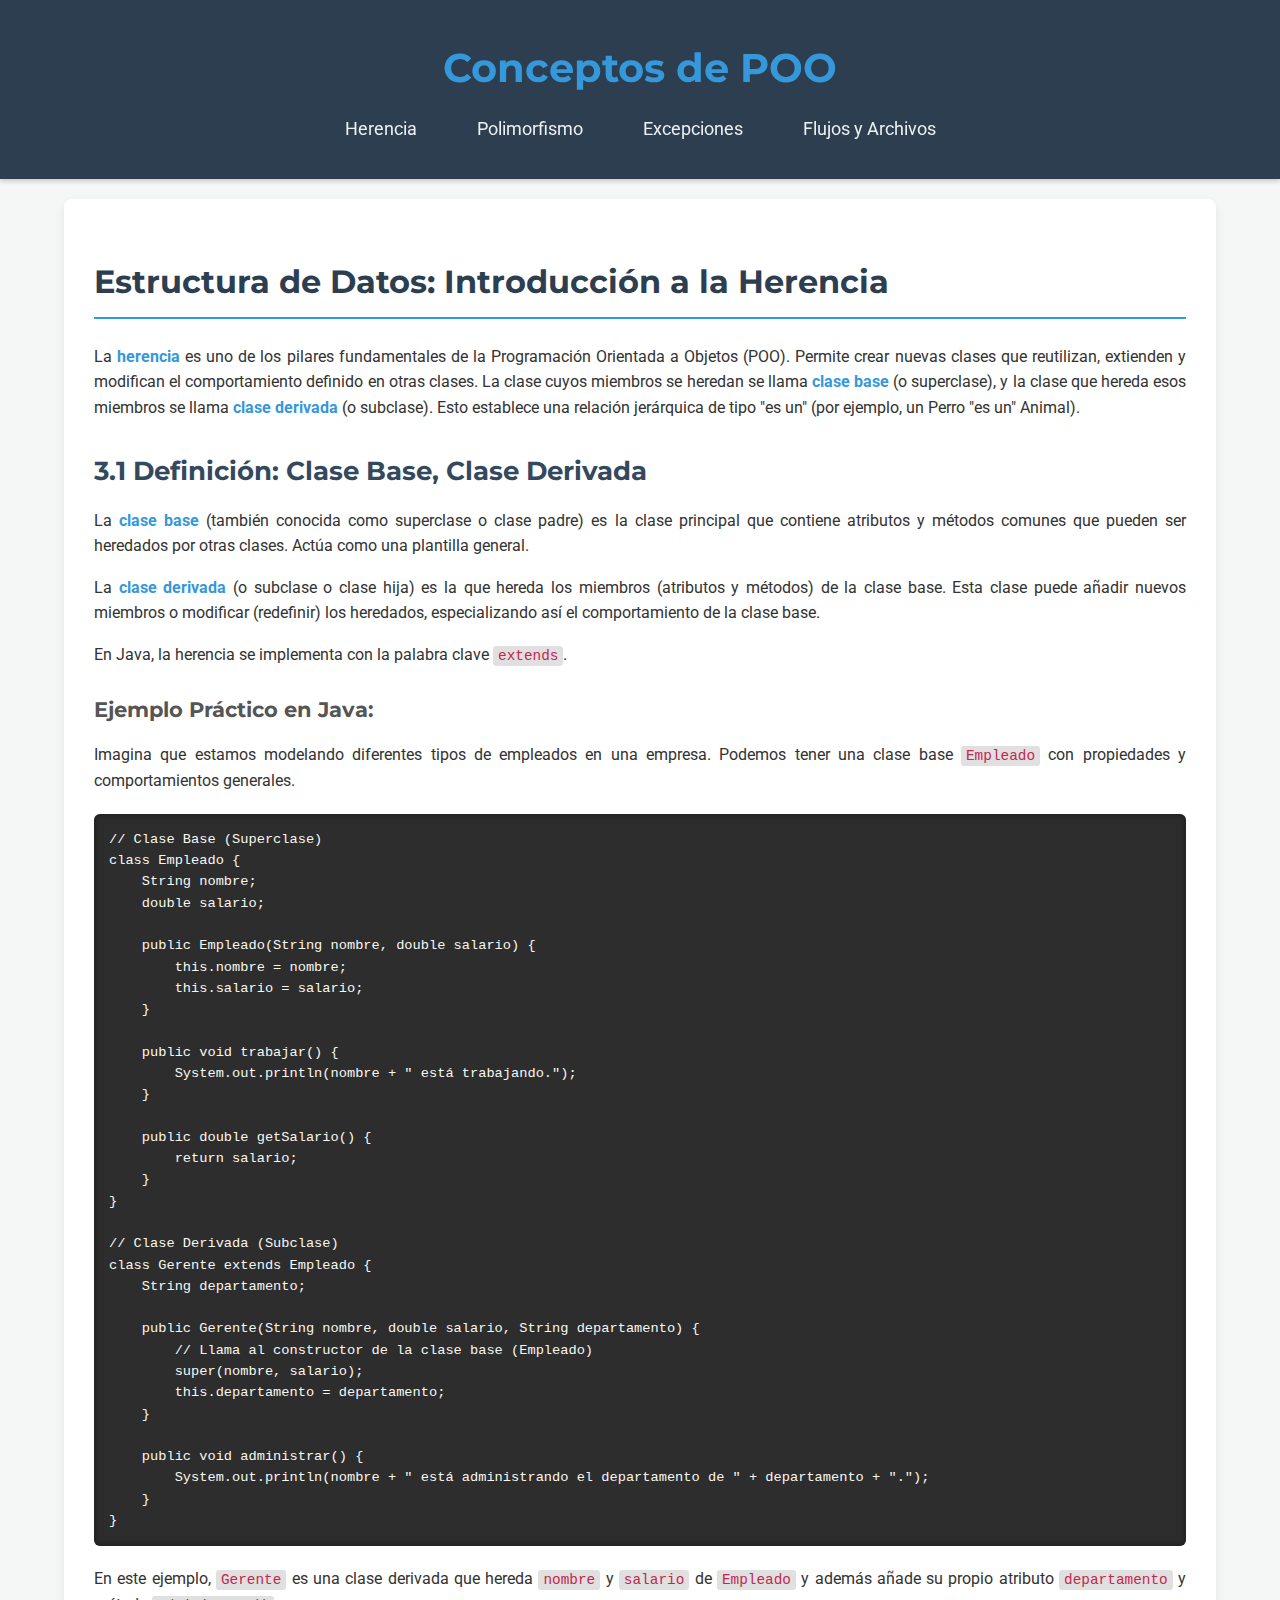
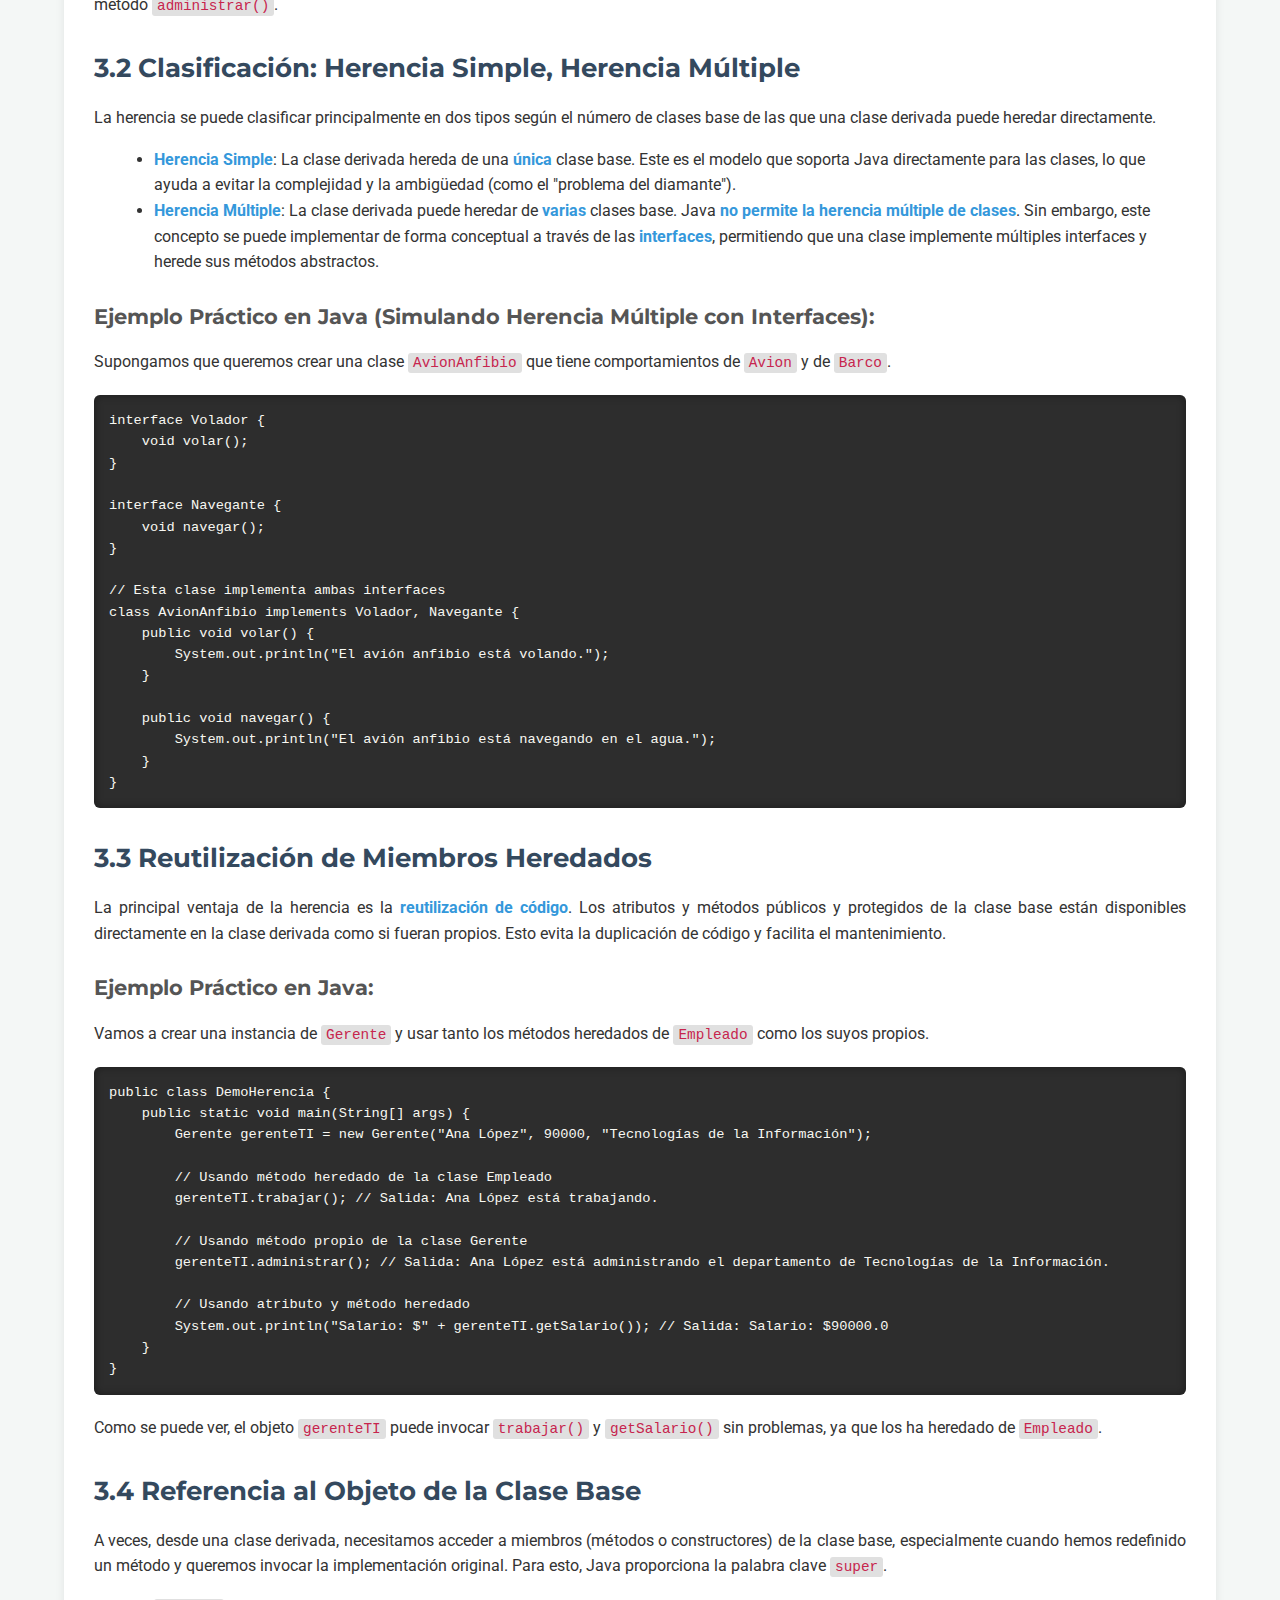
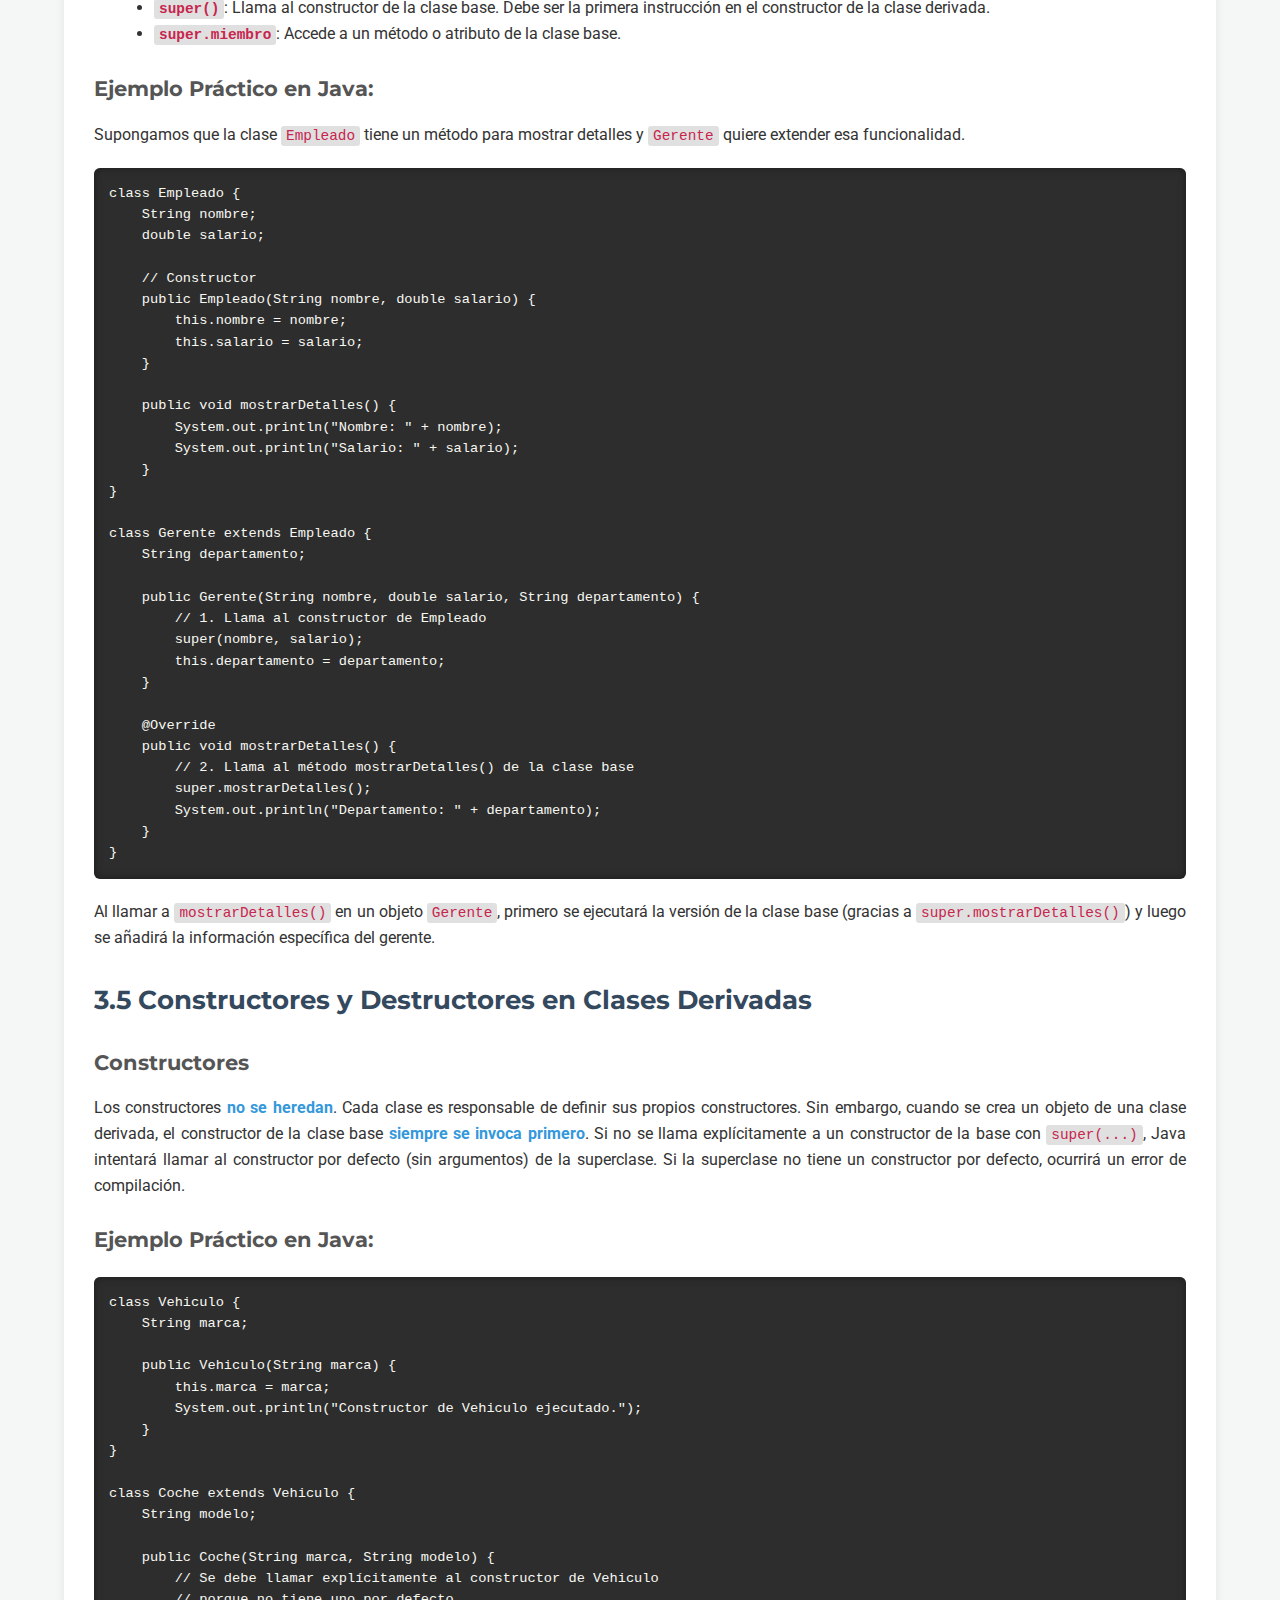
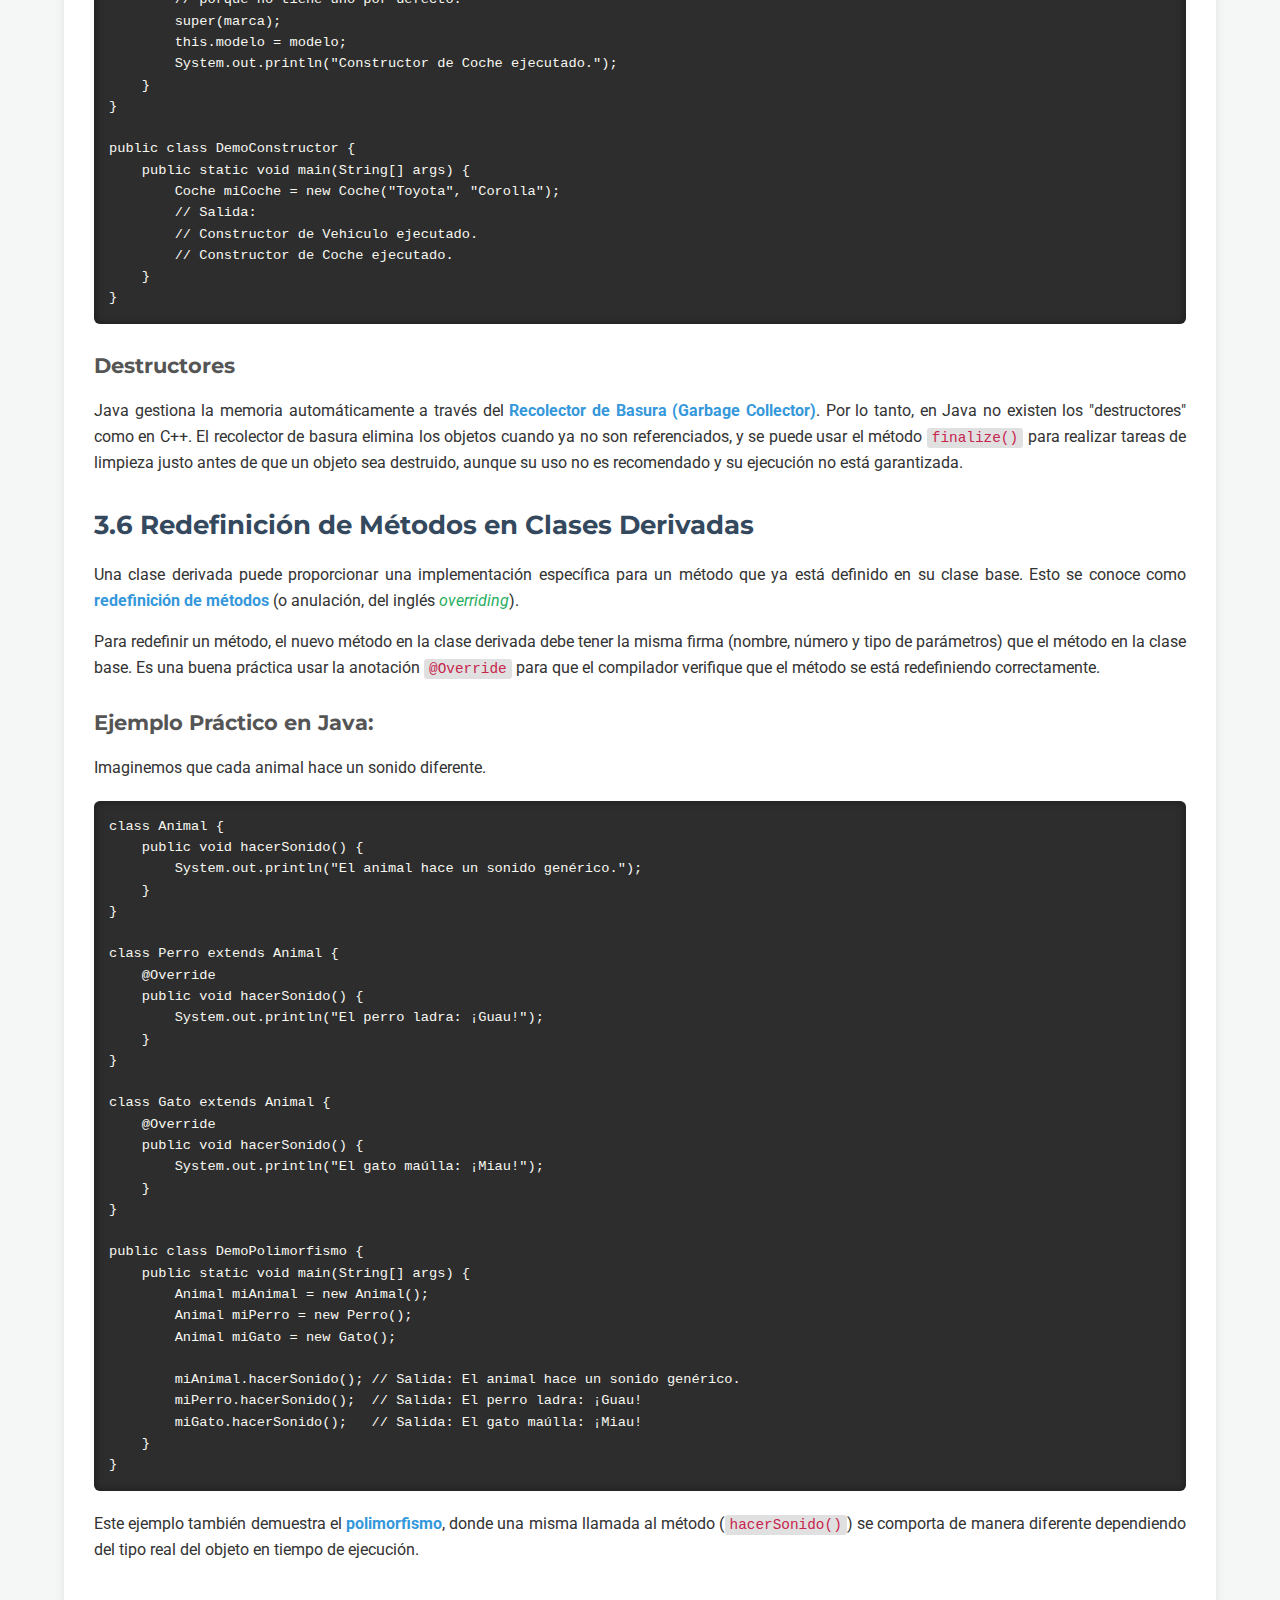
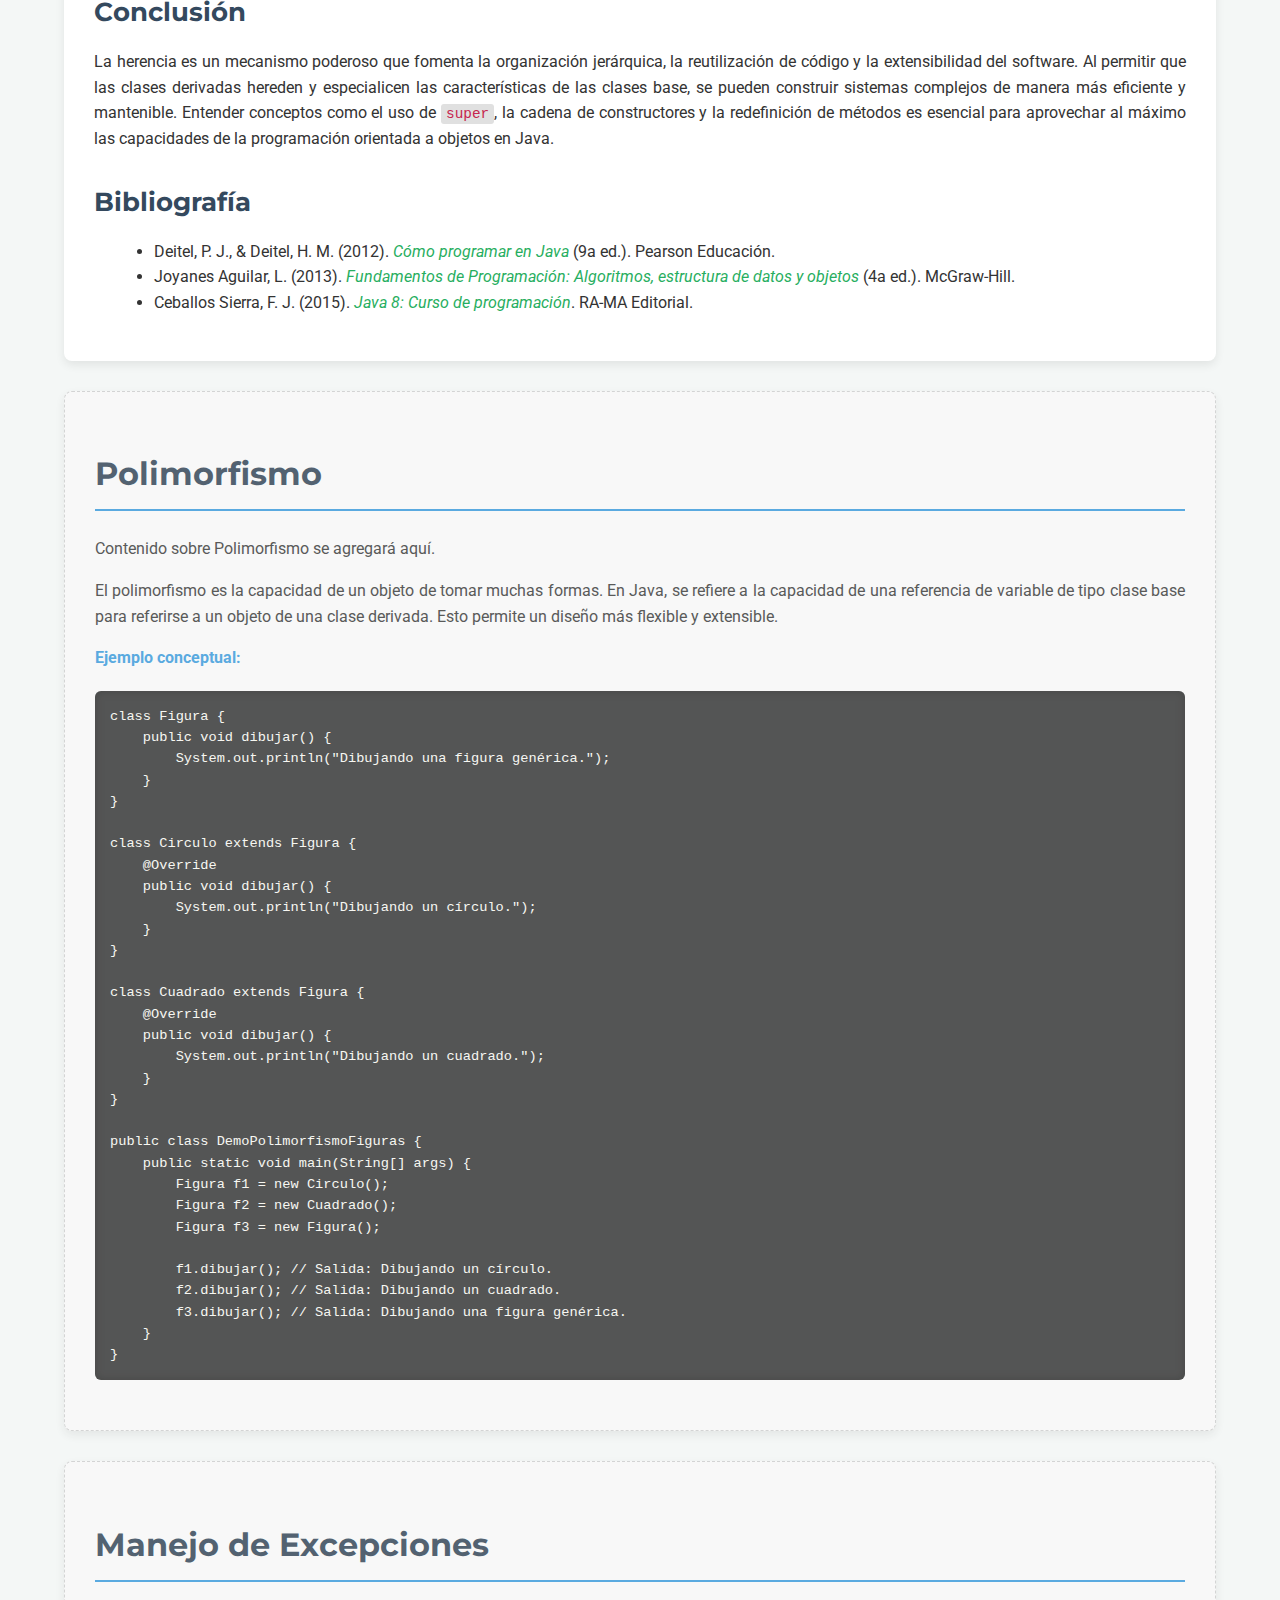
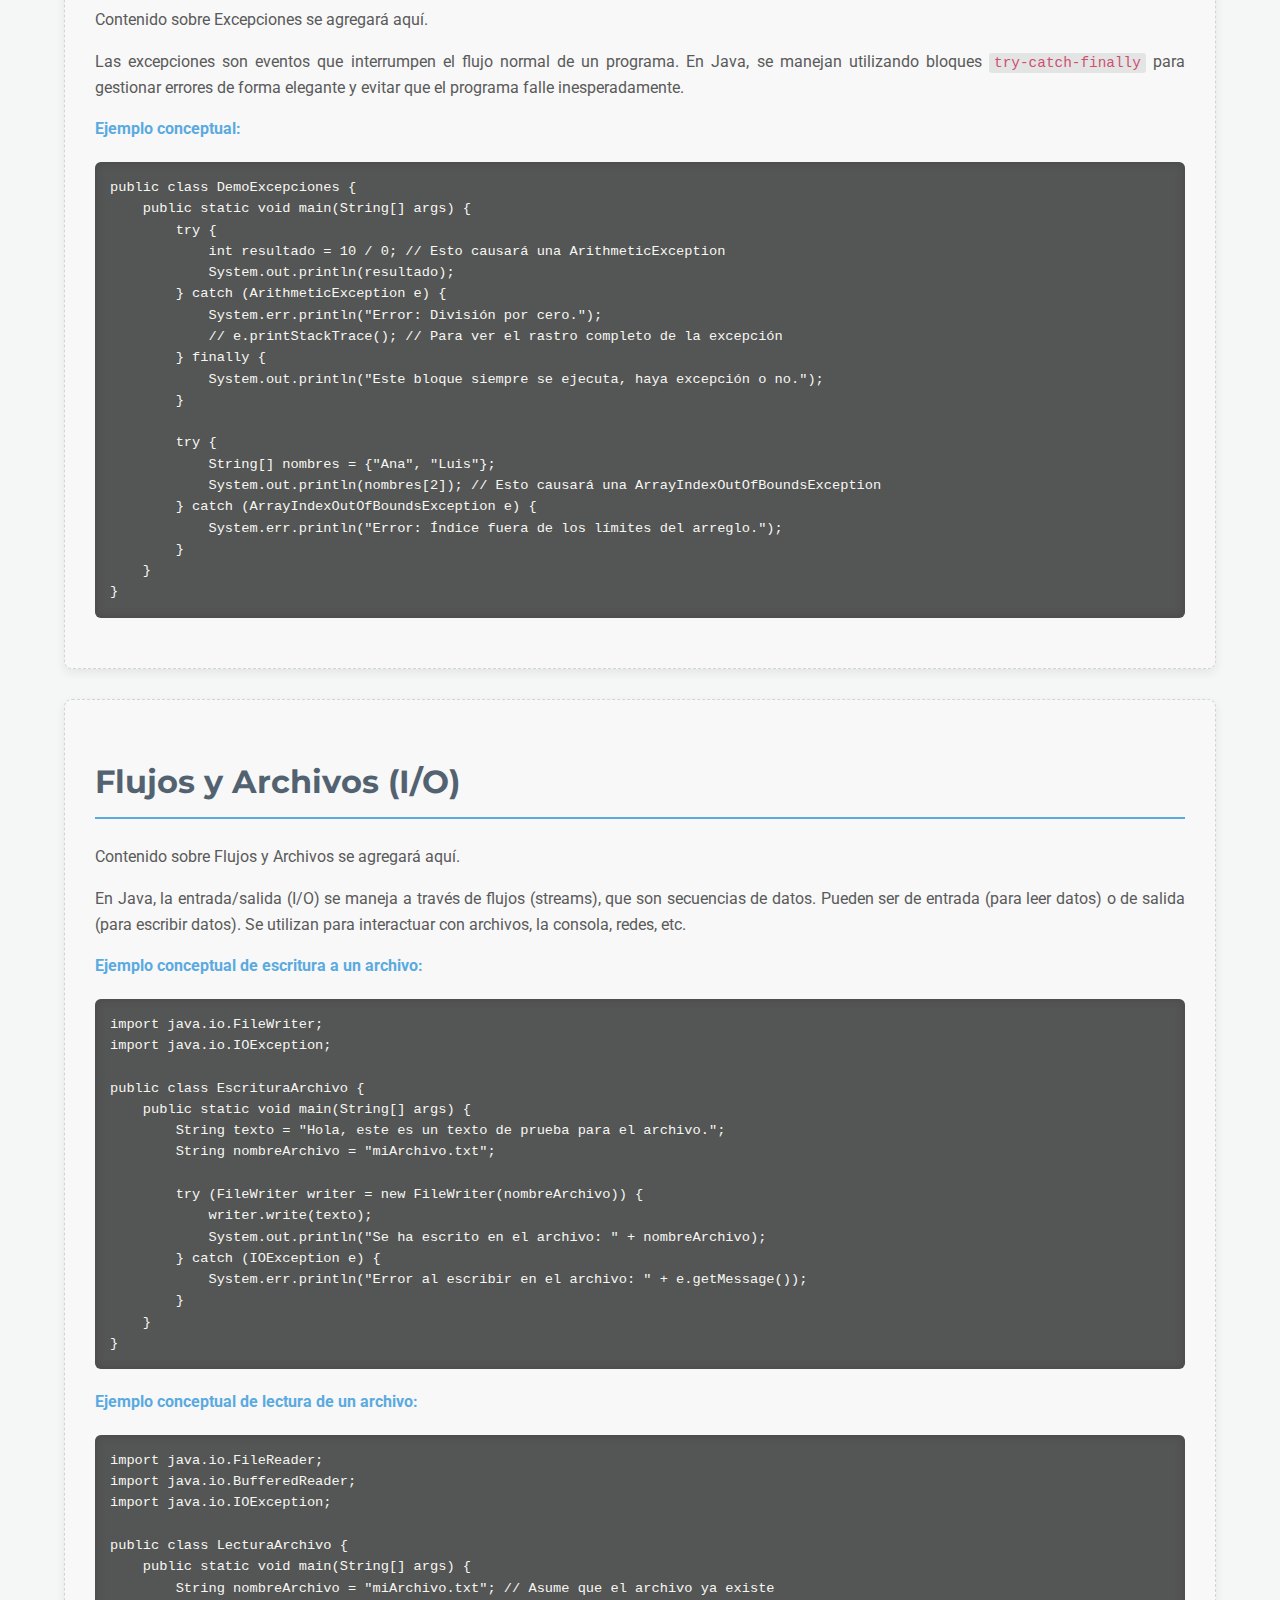
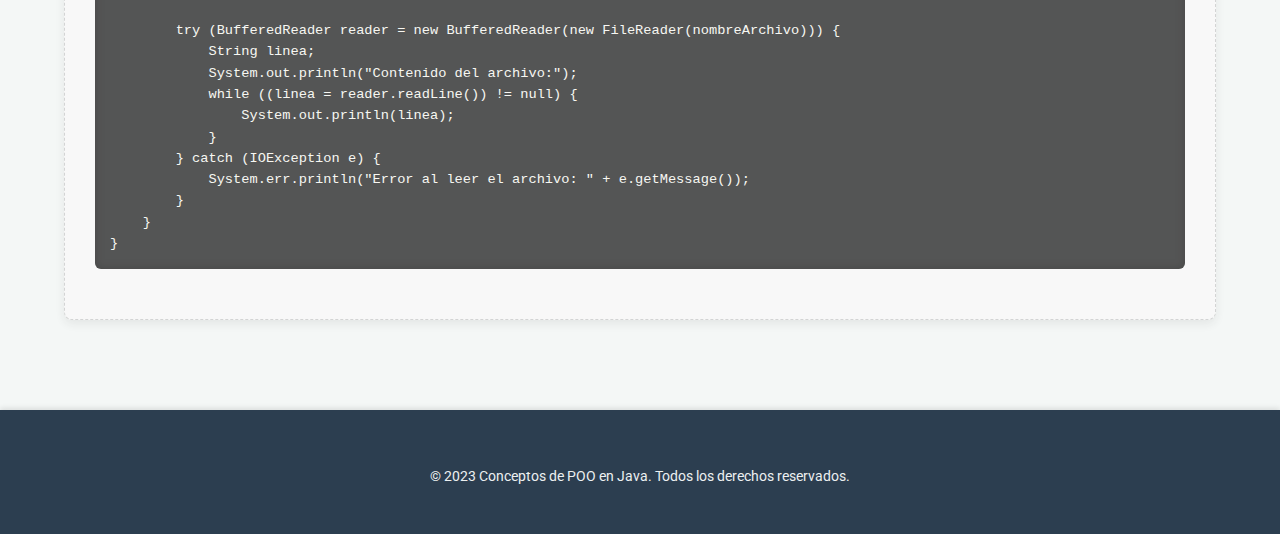
<file: index.html>
<!DOCTYPE html>
<html lang="es">
<head>
    <meta charset="UTF-8">
    <meta name="viewport" content="width=device-width, initial-scale=1.0">
    <title>Programación Orientada a Objetos</title>
    <link rel="stylesheet" href="style.css">
    <link href="https://fonts.googleapis.com/css2?family=Roboto:wght@300;400;700&family=Montserrat:wght=400;700&display=swap" rel="stylesheet">
</head>
<body>
    <header>
        <div class="container">
            <h1>Conceptos de POO</h1>
            <nav>
                <ul>
                    <li><a href="#herencia">Herencia</a></li>
                    <li><a href="polimorfismo.html">Polimorfismo</a></li>
                    <li><a href="#excepciones">Excepciones</a></li>
                    <li><a href="#flujos-archivos">Flujos y Archivos</a></li>
                </ul>
            </nav>
        </div>
    </header>

    <main class="container">
        <section id="herencia" class="content-section">
            <h2>Estructura de Datos: Introducción a la Herencia</h2>
            <p>La <strong>herencia</strong> es uno de los pilares fundamentales de la Programación Orientada a Objetos (POO). Permite crear nuevas clases que reutilizan, extienden y modifican el comportamiento definido en otras clases. La clase cuyos miembros se heredan se llama <strong>clase base</strong> (o superclase), y la clase que hereda esos miembros se llama <strong>clase derivada</strong> (o subclase). Esto establece una relación jerárquica de tipo "es un" (por ejemplo, un Perro "es un" Animal).</p>

            <h3>3.1 Definición: Clase Base, Clase Derivada</h3>
            <p>La <strong>clase base</strong> (también conocida como superclase o clase padre) es la clase principal que contiene atributos y métodos comunes que pueden ser heredados por otras clases. Actúa como una plantilla general.</p>
            <p>La <strong>clase derivada</strong> (o subclase o clase hija) es la que hereda los miembros (atributos y métodos) de la clase base. Esta clase puede añadir nuevos miembros o modificar (redefinir) los heredados, especializando así el comportamiento de la clase base.</p>
            <p>En Java, la herencia se implementa con la palabra clave <code>extends</code>.</p>

            <h4>Ejemplo Práctico en Java:</h4>
            <p>Imagina que estamos modelando diferentes tipos de empleados en una empresa. Podemos tener una clase base <code>Empleado</code> con propiedades y comportamientos generales.</p>
            <pre><code class="language-java">// Clase Base (Superclase)
class Empleado {
    String nombre;
    double salario;

    public Empleado(String nombre, double salario) {
        this.nombre = nombre;
        this.salario = salario;
    }

    public void trabajar() {
        System.out.println(nombre + " está trabajando.");
    }

    public double getSalario() {
        return salario;
    }
}

// Clase Derivada (Subclase)
class Gerente extends Empleado {
    String departamento;

    public Gerente(String nombre, double salario, String departamento) {
        // Llama al constructor de la clase base (Empleado)
        super(nombre, salario);
        this.departamento = departamento;
    }

    public void administrar() {
        System.out.println(nombre + " está administrando el departamento de " + departamento + ".");
    }
}</code></pre>
            <p>En este ejemplo, <code>Gerente</code> es una clase derivada que hereda <code>nombre</code> y <code>salario</code> de <code>Empleado</code> y además añade su propio atributo <code>departamento</code> y método <code>administrar()</code>.</p>
            
            <h3>3.2 Clasificación: Herencia Simple, Herencia Múltiple</h3>
            <p>La herencia se puede clasificar principalmente en dos tipos según el número de clases base de las que una clase derivada puede heredar directamente.</p>
            <ul>
                <li><strong>Herencia Simple</strong>: La clase derivada hereda de una <strong>única</strong> clase base. Este es el modelo que soporta Java directamente para las clases, lo que ayuda a evitar la complejidad y la ambigüedad (como el "problema del diamante").</li>
                <li><strong>Herencia Múltiple</strong>: La clase derivada puede heredar de <strong>varias</strong> clases base. Java <strong>no permite la herencia múltiple de clases</strong>. Sin embargo, este concepto se puede implementar de forma conceptual a través de las <strong>interfaces</strong>, permitiendo que una clase implemente múltiples interfaces y herede sus métodos abstractos.</li>
            </ul>

            <h4>Ejemplo Práctico en Java (Simulando Herencia Múltiple con Interfaces):</h4>
            <p>Supongamos que queremos crear una clase <code>AvionAnfibio</code> que tiene comportamientos de <code>Avion</code> y de <code>Barco</code>.</p>
            <pre><code class="language-java">interface Volador {
    void volar();
}

interface Navegante {
    void navegar();
}

// Esta clase implementa ambas interfaces
class AvionAnfibio implements Volador, Navegante {
    public void volar() {
        System.out.println("El avión anfibio está volando.");
    }

    public void navegar() {
        System.out.println("El avión anfibio está navegando en el agua.");
    }
}</code></pre>

            <h3>3.3 Reutilización de Miembros Heredados</h3>
            <p>La principal ventaja de la herencia es la <strong>reutilización de código</strong>. Los atributos y métodos públicos y protegidos de la clase base están disponibles directamente en la clase derivada como si fueran propios. Esto evita la duplicación de código y facilita el mantenimiento.</p>

            <h4>Ejemplo Práctico en Java:</h4>
            <p>Vamos a crear una instancia de <code>Gerente</code> y usar tanto los métodos heredados de <code>Empleado</code> como los suyos propios.</p>
            <pre><code class="language-java">public class DemoHerencia {
    public static void main(String[] args) {
        Gerente gerenteTI = new Gerente("Ana López", 90000, "Tecnologías de la Información");

        // Usando método heredado de la clase Empleado
        gerenteTI.trabajar(); // Salida: Ana López está trabajando.

        // Usando método propio de la clase Gerente
        gerenteTI.administrar(); // Salida: Ana López está administrando el departamento de Tecnologías de la Información.

        // Usando atributo y método heredado
        System.out.println("Salario: $" + gerenteTI.getSalario()); // Salida: Salario: $90000.0
    }
}</code></pre>
            <p>Como se puede ver, el objeto <code>gerenteTI</code> puede invocar <code>trabajar()</code> y <code>getSalario()</code> sin problemas, ya que los ha heredado de <code>Empleado</code>.</p>

            <h3>3.4 Referencia al Objeto de la Clase Base</h3>
            <p>A veces, desde una clase derivada, necesitamos acceder a miembros (métodos o constructores) de la clase base, especialmente cuando hemos redefinido un método y queremos invocar la implementación original. Para esto, Java proporciona la palabra clave <code>super</code>.</p>
            <ul>
                <li><strong><code>super()</code></strong>: Llama al constructor de la clase base. Debe ser la primera instrucción en el constructor de la clase derivada.</li>
                <li><strong><code>super.miembro</code></strong>: Accede a un método o atributo de la clase base.</li>
            </ul>

            <h4>Ejemplo Práctico en Java:</h4>
            <p>Supongamos que la clase <code>Empleado</code> tiene un método para mostrar detalles y <code>Gerente</code> quiere extender esa funcionalidad.</p>
            <pre><code class="language-java">class Empleado {
    String nombre;
    double salario;
    
    // Constructor
    public Empleado(String nombre, double salario) {
        this.nombre = nombre;
        this.salario = salario;
    }

    public void mostrarDetalles() {
        System.out.println("Nombre: " + nombre);
        System.out.println("Salario: " + salario);
    }
}

class Gerente extends Empleado {
    String departamento;

    public Gerente(String nombre, double salario, String departamento) {
        // 1. Llama al constructor de Empleado
        super(nombre, salario); 
        this.departamento = departamento;
    }

    @Override
    public void mostrarDetalles() {
        // 2. Llama al método mostrarDetalles() de la clase base
        super.mostrarDetalles(); 
        System.out.println("Departamento: " + departamento);
    }
}</code></pre>
            <p>Al llamar a <code>mostrarDetalles()</code> en un objeto <code>Gerente</code>, primero se ejecutará la versión de la clase base (gracias a <code>super.mostrarDetalles()</code>) y luego se añadirá la información específica del gerente.</p>

            <h3>3.5 Constructores y Destructores en Clases Derivadas</h3>
            <h4>Constructores</h4>
            <p>Los constructores <strong>no se heredan</strong>. Cada clase es responsable de definir sus propios constructores. Sin embargo, cuando se crea un objeto de una clase derivada, el constructor de la clase base <strong>siempre se invoca primero</strong>. Si no se llama explícitamente a un constructor de la base con <code>super(...)</code>, Java intentará llamar al constructor por defecto (sin argumentos) de la superclase. Si la superclase no tiene un constructor por defecto, ocurrirá un error de compilación.</p>

            <h4>Ejemplo Práctico en Java:</h4>
            <pre><code class="language-java">class Vehiculo {
    String marca;

    public Vehiculo(String marca) {
        this.marca = marca;
        System.out.println("Constructor de Vehiculo ejecutado.");
    }
}

class Coche extends Vehiculo {
    String modelo;

    public Coche(String marca, String modelo) {
        // Se debe llamar explícitamente al constructor de Vehiculo
        // porque no tiene uno por defecto.
        super(marca);
        this.modelo = modelo;
        System.out.println("Constructor de Coche ejecutado.");
    }
}

public class DemoConstructor {
    public static void main(String[] args) {
        Coche miCoche = new Coche("Toyota", "Corolla");
        // Salida:
        // Constructor de Vehiculo ejecutado.
        // Constructor de Coche ejecutado.
    }
}</code></pre>

            <h4>Destructores</h4>
            <p>Java gestiona la memoria automáticamente a través del <strong>Recolector de Basura (Garbage Collector)</strong>. Por lo tanto, en Java no existen los "destructores" como en C++. El recolector de basura elimina los objetos cuando ya no son referenciados, y se puede usar el método <code>finalize()</code> para realizar tareas de limpieza justo antes de que un objeto sea destruido, aunque su uso no es recomendado y su ejecución no está garantizada.</p>

            <h3>3.6 Redefinición de Métodos en Clases Derivadas</h3>
            <p>Una clase derivada puede proporcionar una implementación específica para un método que ya está definido en su clase base. Esto se conoce como <strong>redefinición de métodos</strong> (o anulación, del inglés <em>overriding</em>).</p>
            <p>Para redefinir un método, el nuevo método en la clase derivada debe tener la misma firma (nombre, número y tipo de parámetros) que el método en la clase base. Es una buena práctica usar la anotación <code>@Override</code> para que el compilador verifique que el método se está redefiniendo correctamente.</p>

            <h4>Ejemplo Práctico en Java:</h4>
            <p>Imaginemos que cada animal hace un sonido diferente.</p>
            <pre><code class="language-java">class Animal {
    public void hacerSonido() {
        System.out.println("El animal hace un sonido genérico.");
    }
}

class Perro extends Animal {
    @Override
    public void hacerSonido() {
        System.out.println("El perro ladra: ¡Guau!");
    }
}

class Gato extends Animal {
    @Override
    public void hacerSonido() {
        System.out.println("El gato maúlla: ¡Miau!");
    }
}

public class DemoPolimorfismo {
    public static void main(String[] args) {
        Animal miAnimal = new Animal();
        Animal miPerro = new Perro();
        Animal miGato = new Gato();

        miAnimal.hacerSonido(); // Salida: El animal hace un sonido genérico.
        miPerro.hacerSonido();  // Salida: El perro ladra: ¡Guau!
        miGato.hacerSonido();   // Salida: El gato maúlla: ¡Miau!
    }
}</code></pre>
            <p>Este ejemplo también demuestra el <strong>polimorfismo</strong>, donde una misma llamada al método (<code>hacerSonido()</code>) se comporta de manera diferente dependiendo del tipo real del objeto en tiempo de ejecución.</p>

            <h3>Conclusión</h3>
            <p>La herencia es un mecanismo poderoso que fomenta la organización jerárquica, la reutilización de código y la extensibilidad del software. Al permitir que las clases derivadas hereden y especialicen las características de las clases base, se pueden construir sistemas complejos de manera más eficiente y mantenible. Entender conceptos como el uso de <code>super</code>, la cadena de constructores y la redefinición de métodos es esencial para aprovechar al máximo las capacidades de la programación orientada a objetos en Java.</p>

            <h3>Bibliografía</h3>
            <ul>
                <li>Deitel, P. J., & Deitel, H. M. (2012). <em>Cómo programar en Java</em> (9a ed.). Pearson Educación.</li>
                <li>Joyanes Aguilar, L. (2013). <em>Fundamentos de Programación: Algoritmos, estructura de datos y objetos</em> (4a ed.). McGraw-Hill.</li>
                <li>Ceballos Sierra, F. J. (2015). <em>Java 8: Curso de programación</em>. RA-MA Editorial.</li>
            </ul>
        </section>

        <section id="polimorfismo" class="content-section placeholder">
            <h2>Polimorfismo</h2>
            <p>Contenido sobre Polimorfismo se agregará aquí.</p>
            <p>El polimorfismo es la capacidad de un objeto de tomar muchas formas. En Java, se refiere a la capacidad de una referencia de variable de tipo clase base para referirse a un objeto de una clase derivada. Esto permite un diseño más flexible y extensible.</p>
            <p><strong>Ejemplo conceptual:</strong></p>
            <pre><code class="language-java">class Figura {
    public void dibujar() {
        System.out.println("Dibujando una figura genérica.");
    }
}

class Circulo extends Figura {
    @Override
    public void dibujar() {
        System.out.println("Dibujando un círculo.");
    }
}

class Cuadrado extends Figura {
    @Override
    public void dibujar() {
        System.out.println("Dibujando un cuadrado.");
    }
}

public class DemoPolimorfismoFiguras {
    public static void main(String[] args) {
        Figura f1 = new Circulo();
        Figura f2 = new Cuadrado();
        Figura f3 = new Figura();

        f1.dibujar(); // Salida: Dibujando un círculo.
        f2.dibujar(); // Salida: Dibujando un cuadrado.
        f3.dibujar(); // Salida: Dibujando una figura genérica.
    }
}
</code></pre>
        </section>

        <section id="excepciones" class="content-section placeholder">
            <h2>Manejo de Excepciones</h2>
            <p>Contenido sobre Excepciones se agregará aquí.</p>
            <p>Las excepciones son eventos que interrumpen el flujo normal de un programa. En Java, se manejan utilizando bloques <code>try-catch-finally</code> para gestionar errores de forma elegante y evitar que el programa falle inesperadamente.</p>
            <p><strong>Ejemplo conceptual:</strong></p>
            <pre><code class="language-java">public class DemoExcepciones {
    public static void main(String[] args) {
        try {
            int resultado = 10 / 0; // Esto causará una ArithmeticException
            System.out.println(resultado);
        } catch (ArithmeticException e) {
            System.err.println("Error: División por cero.");
            // e.printStackTrace(); // Para ver el rastro completo de la excepción
        } finally {
            System.out.println("Este bloque siempre se ejecuta, haya excepción o no.");
        }

        try {
            String[] nombres = {"Ana", "Luis"};
            System.out.println(nombres[2]); // Esto causará una ArrayIndexOutOfBoundsException
        } catch (ArrayIndexOutOfBoundsException e) {
            System.err.println("Error: Índice fuera de los límites del arreglo.");
        }
    }
}
</code></pre>
        </section>

        <section id="flujos-archivos" class="content-section placeholder">
            <h2>Flujos y Archivos (I/O)</h2>
            <p>Contenido sobre Flujos y Archivos se agregará aquí.</p>
            <p>En Java, la entrada/salida (I/O) se maneja a través de flujos (streams), que son secuencias de datos. Pueden ser de entrada (para leer datos) o de salida (para escribir datos). Se utilizan para interactuar con archivos, la consola, redes, etc.</p>
            <p><strong>Ejemplo conceptual de escritura a un archivo:</strong></p>
            <pre><code class="language-java">import java.io.FileWriter;
import java.io.IOException;

public class EscrituraArchivo {
    public static void main(String[] args) {
        String texto = "Hola, este es un texto de prueba para el archivo.";
        String nombreArchivo = "miArchivo.txt";

        try (FileWriter writer = new FileWriter(nombreArchivo)) {
            writer.write(texto);
            System.out.println("Se ha escrito en el archivo: " + nombreArchivo);
        } catch (IOException e) {
            System.err.println("Error al escribir en el archivo: " + e.getMessage());
        }
    }
}
</code></pre>
            <p><strong>Ejemplo conceptual de lectura de un archivo:</strong></p>
            <pre><code class="language-java">import java.io.FileReader;
import java.io.BufferedReader;
import java.io.IOException;

public class LecturaArchivo {
    public static void main(String[] args) {
        String nombreArchivo = "miArchivo.txt"; // Asume que el archivo ya existe
        
        try (BufferedReader reader = new BufferedReader(new FileReader(nombreArchivo))) {
            String linea;
            System.out.println("Contenido del archivo:");
            while ((linea = reader.readLine()) != null) {
                System.out.println(linea);
            }
        } catch (IOException e) {
            System.err.println("Error al leer el archivo: " + e.getMessage());
        }
    }
}
</code></pre>
        </section>
    </main>

    <footer>
        <div class="container">
            <p>&copy; 2023 Conceptos de POO en Java. Todos los derechos reservados.</p>
        </div>
    </footer>

    <script src="script.js"></script>
</body>

</html>
</file>
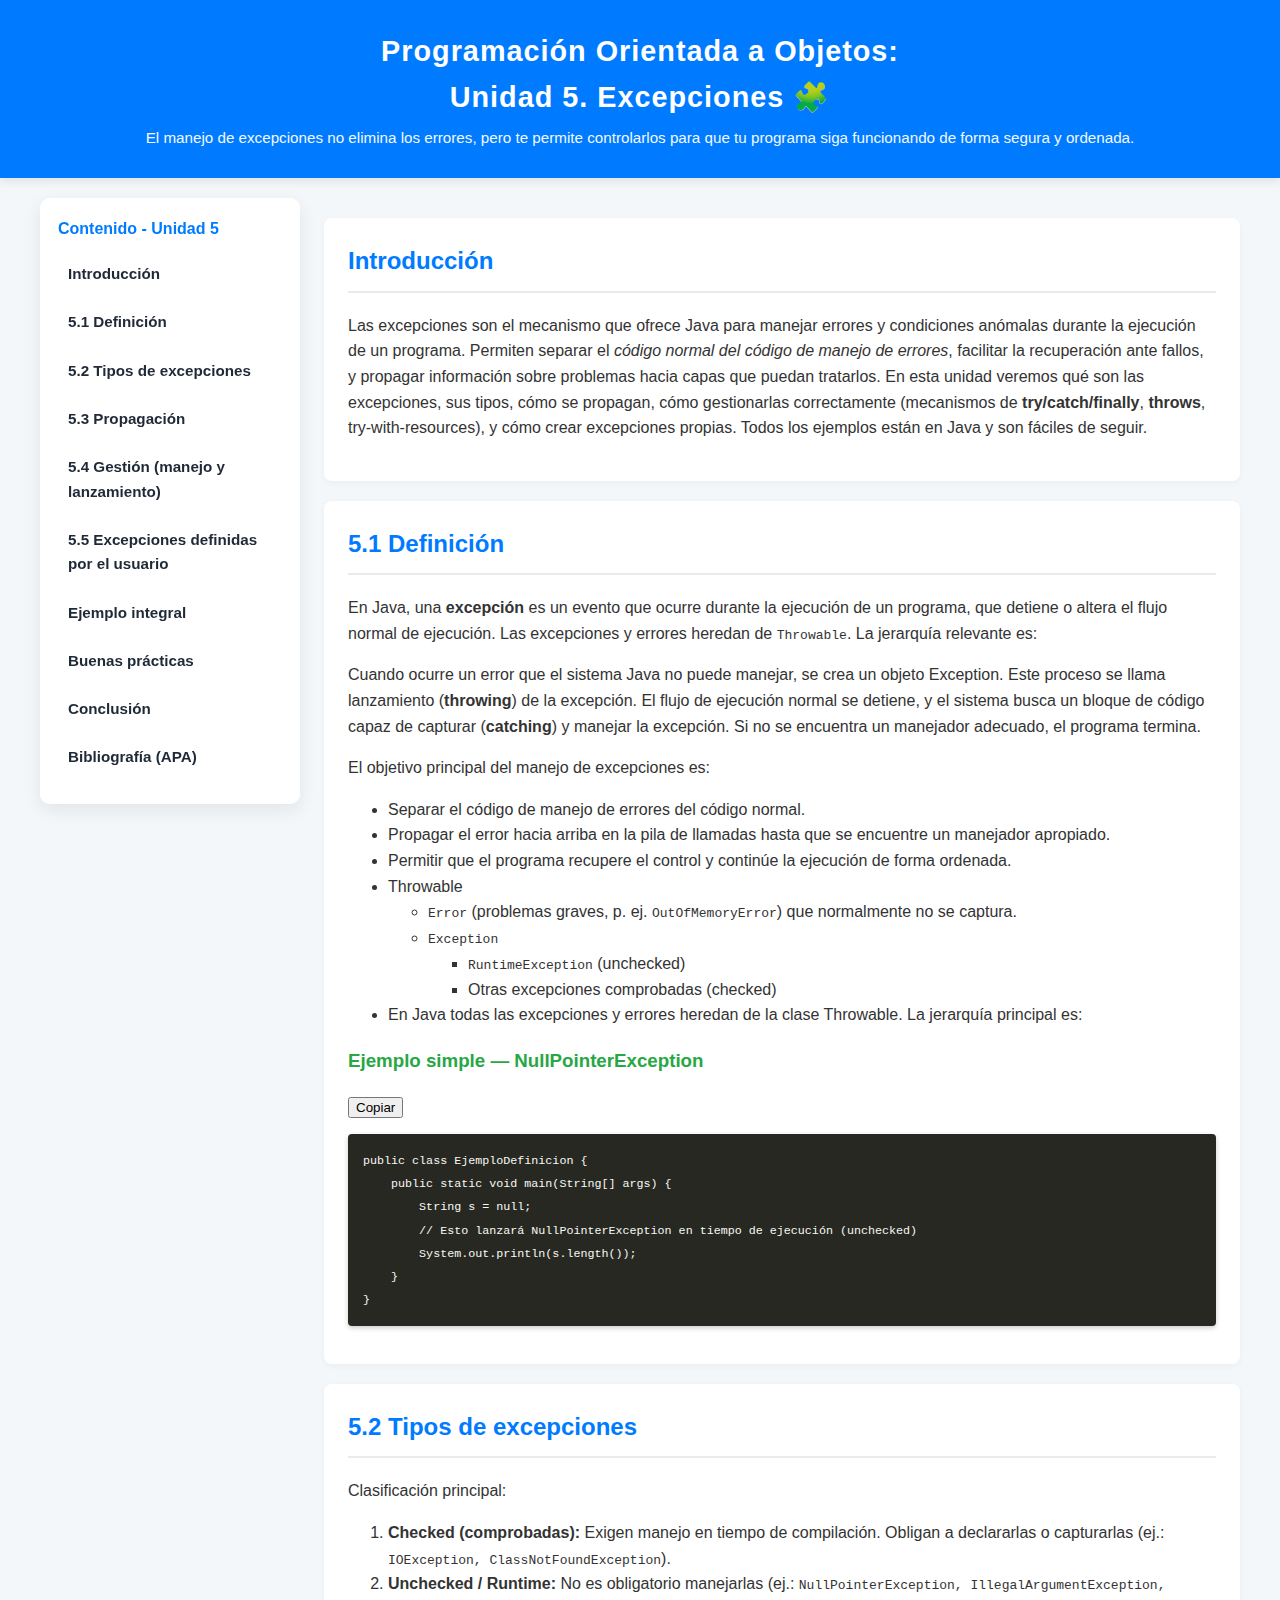
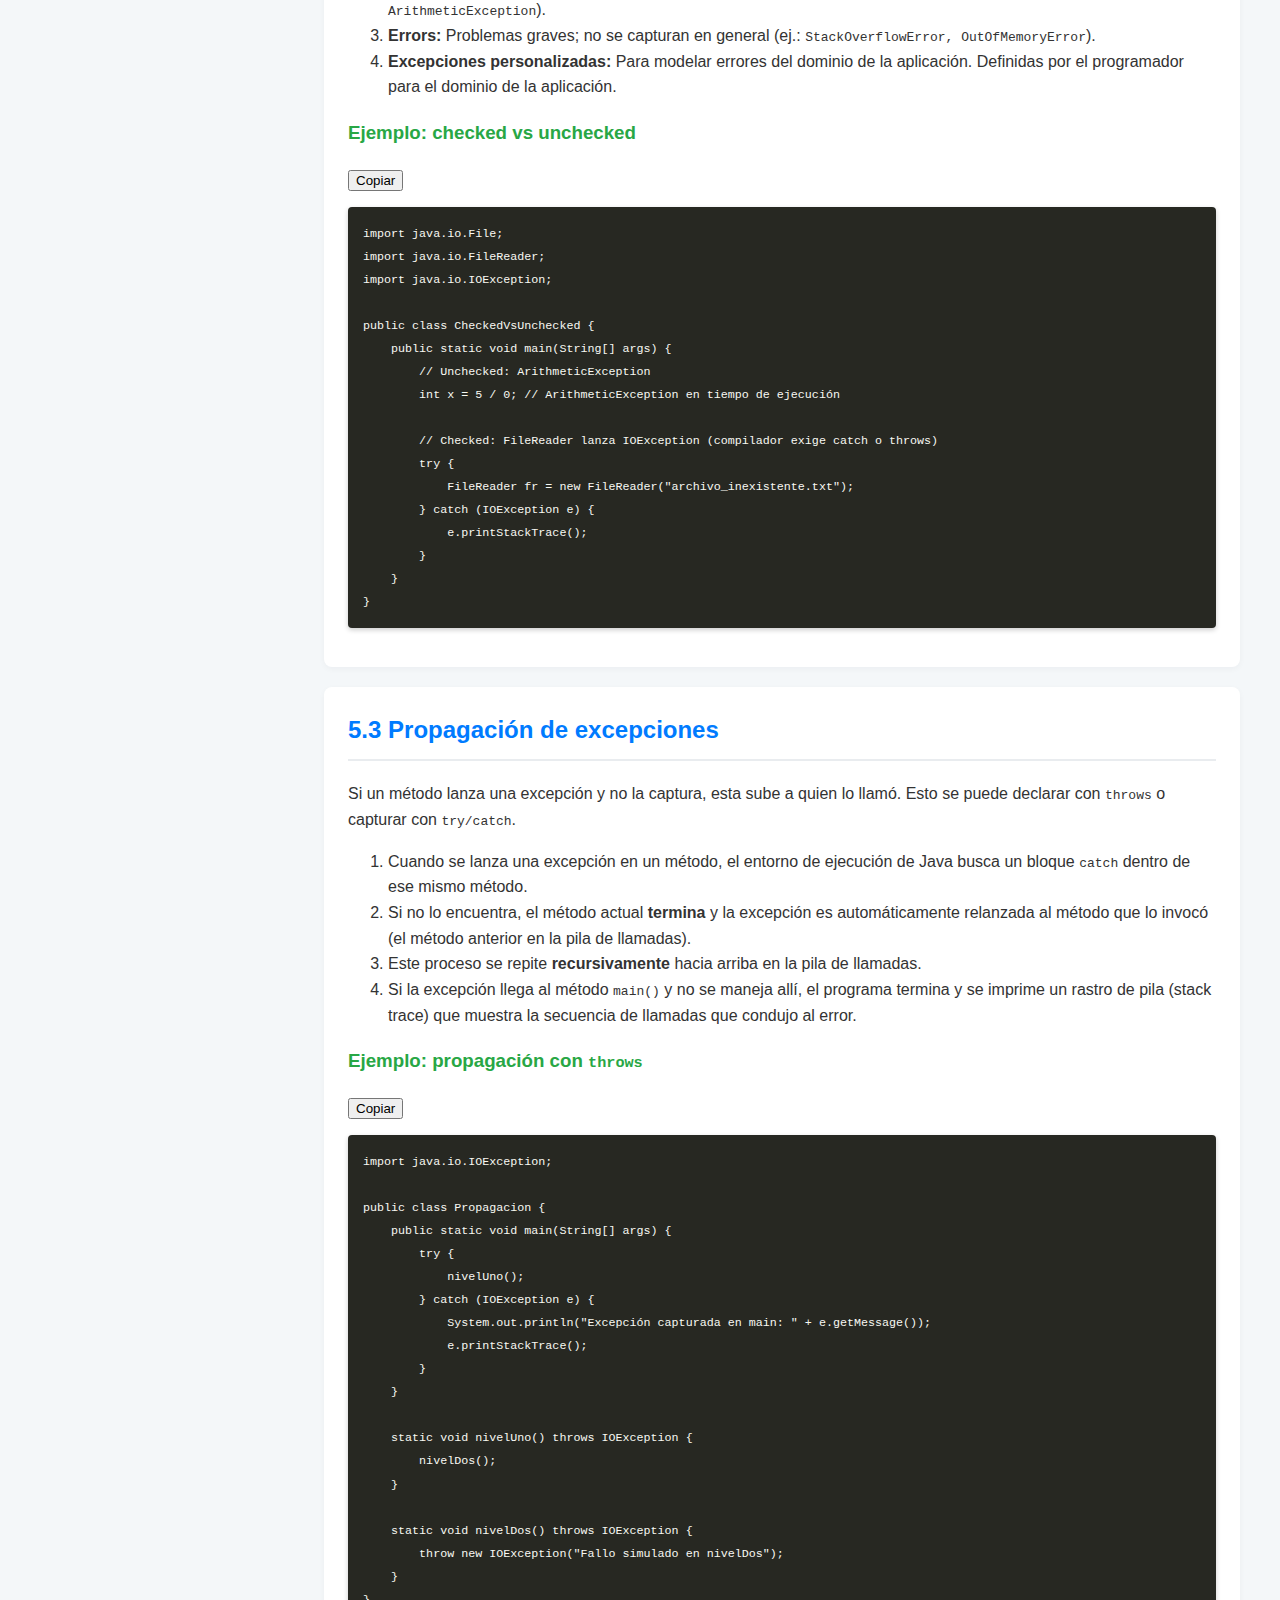
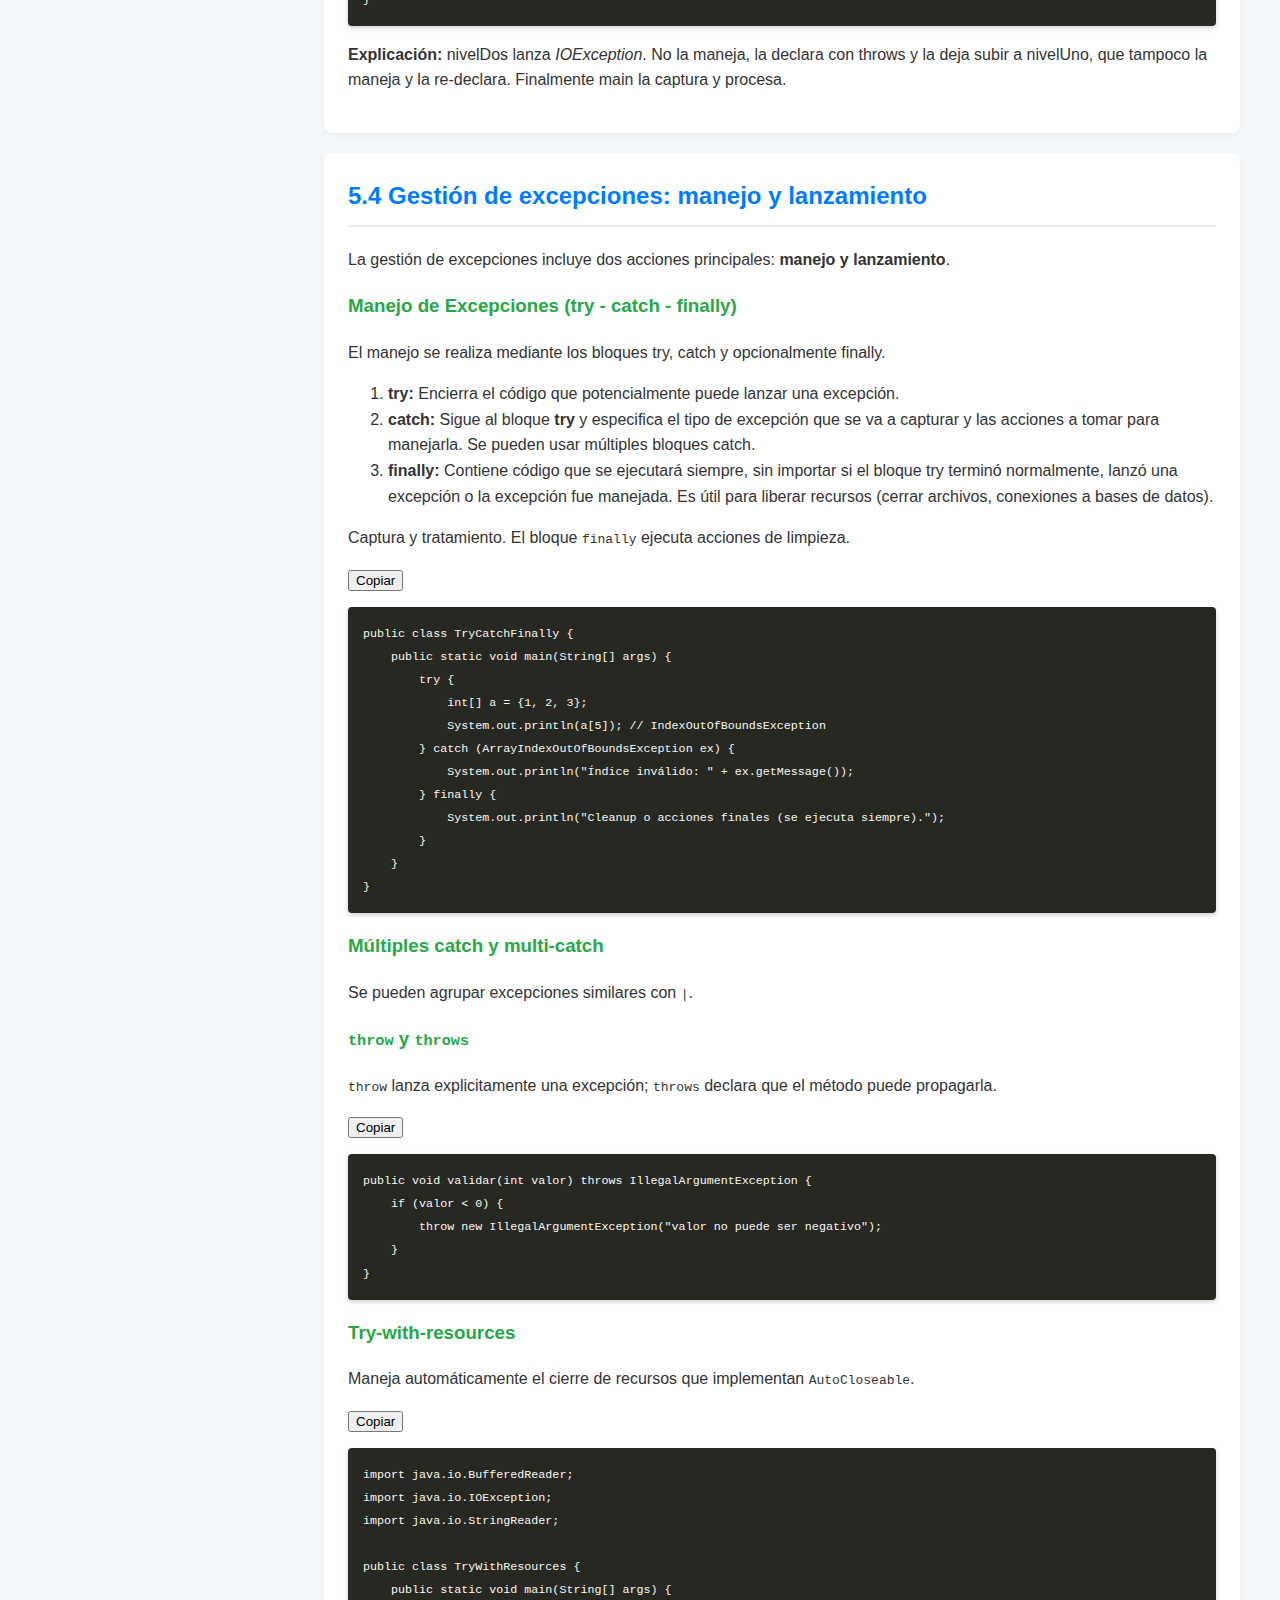
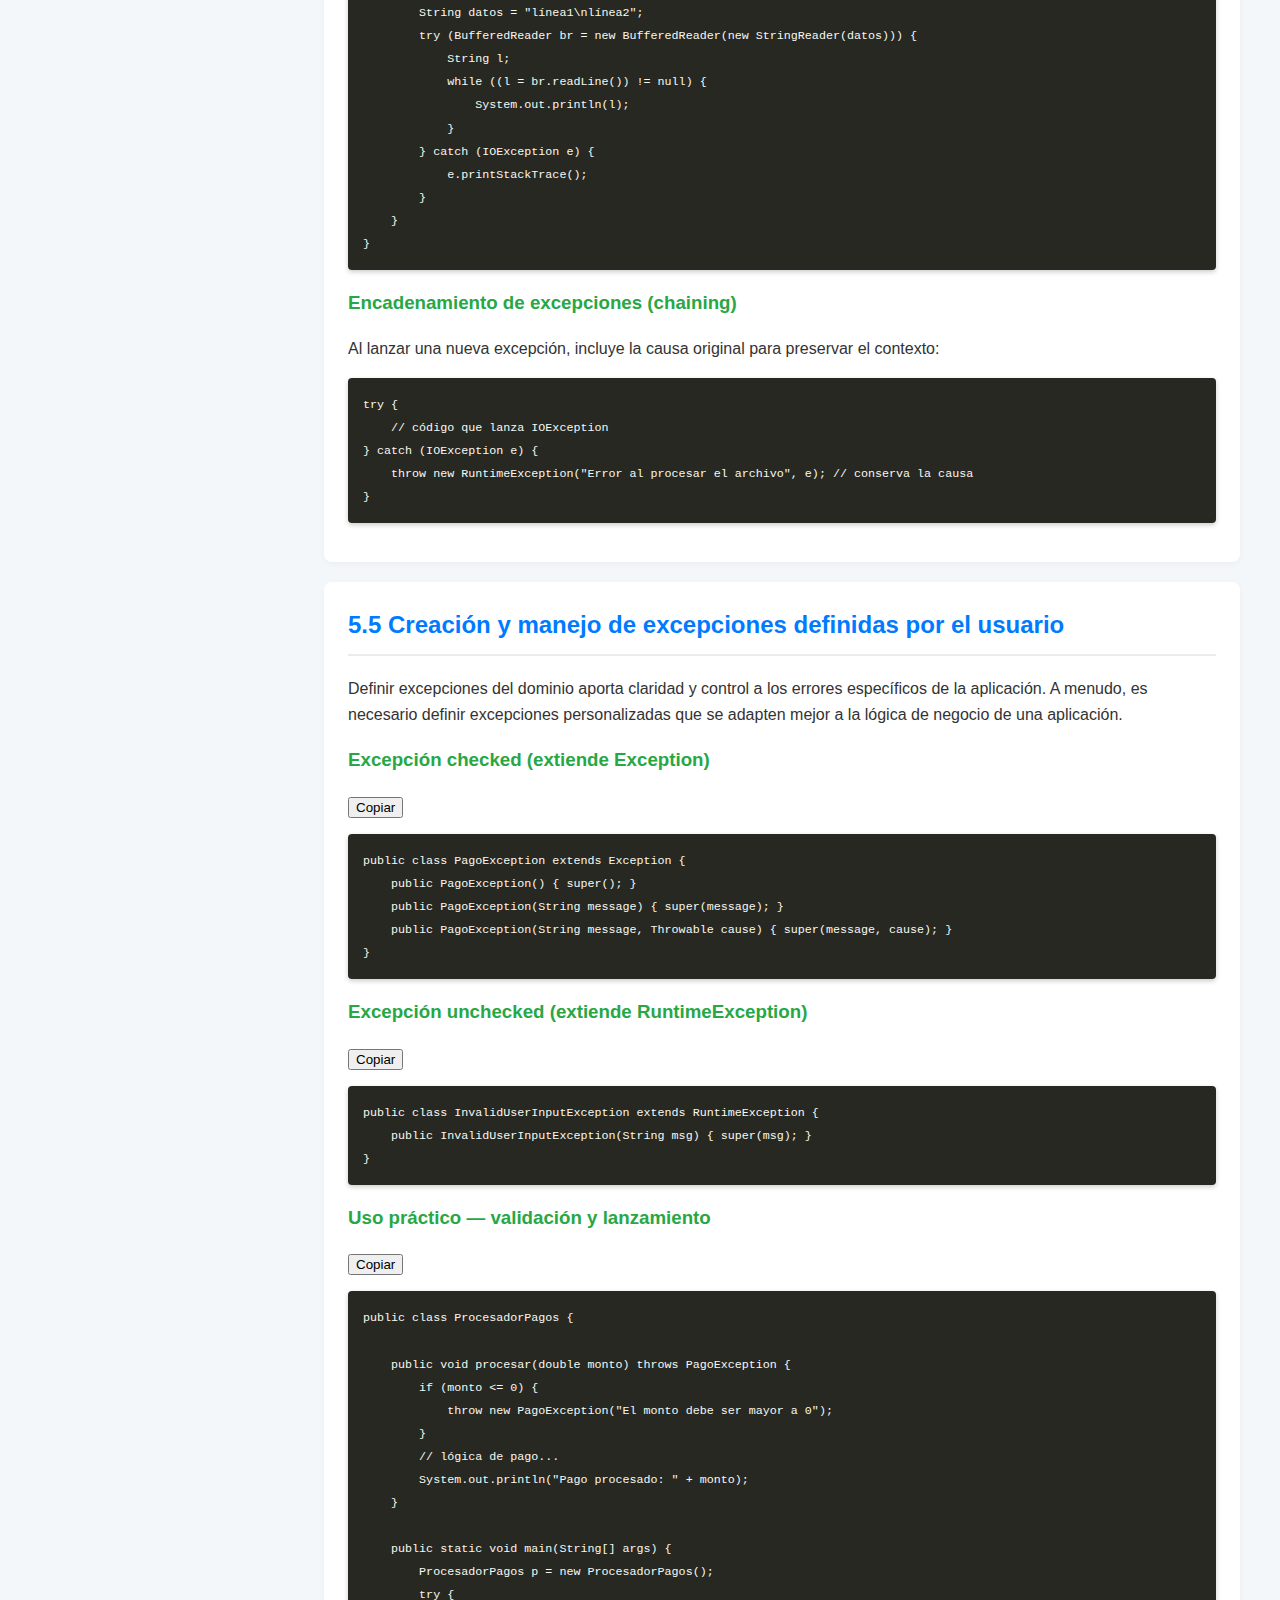
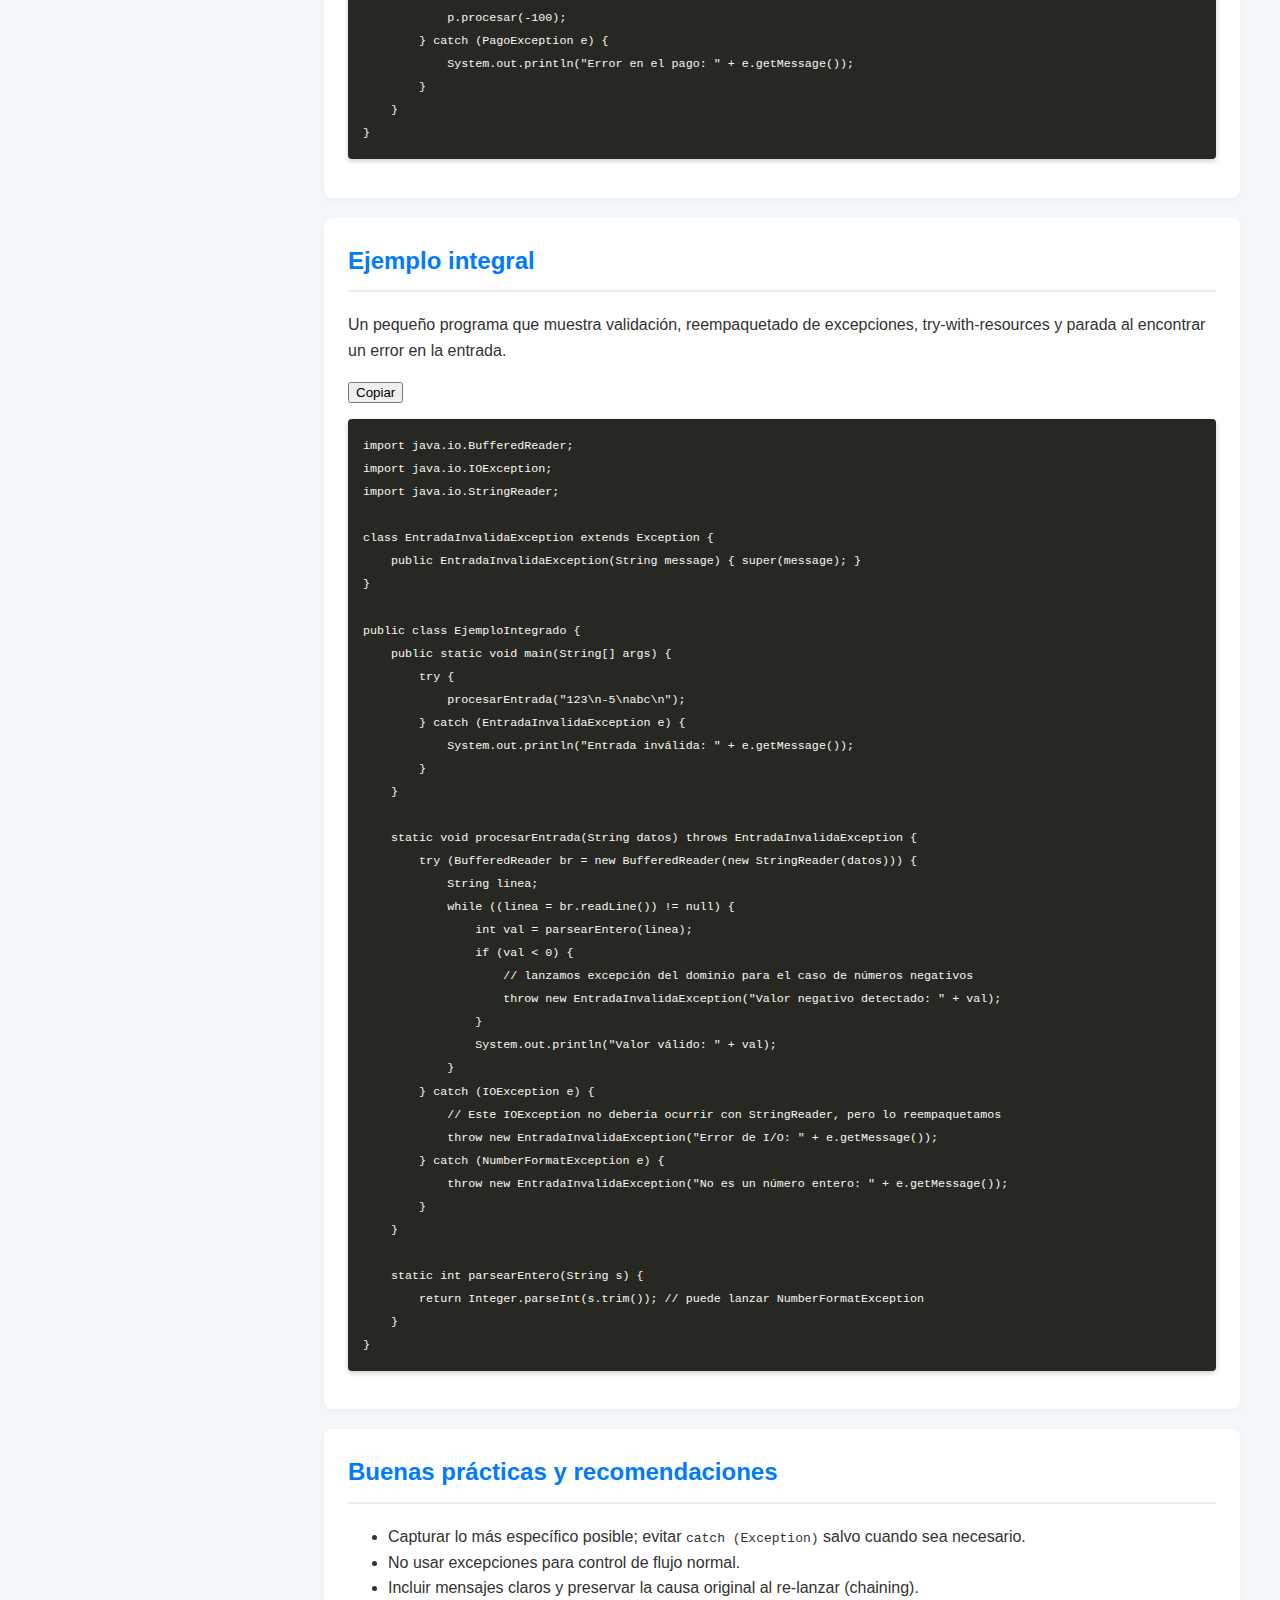
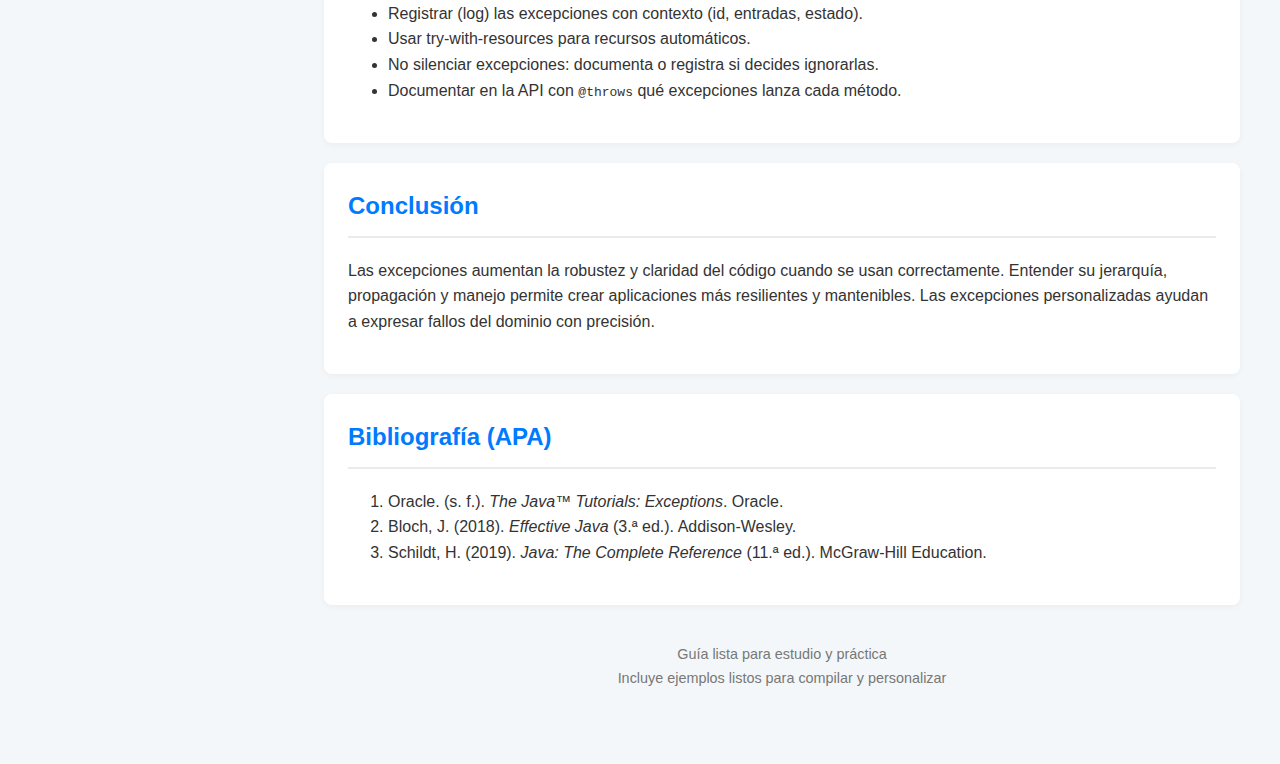
<file: excepciones.html>
<!doctype html>
<html lang="es">
<head>
  <meta charset="utf-8" />
  <meta name="viewport" content="width=device-width, initial-scale=1" />
  <title>Unidad 5 — Excepciones (Java)</title>
  <link rel="preconnect" href="https://fonts.googleapis.com">
  <link rel="preconnect" href="https://fonts.gstatic.com" crossorigin>
  <link href="https://fonts.googleapis.com/css2?family=Inter:wght@300;400;600;700;800&display=swap" rel="stylesheet">
  <style>
    /* Estilos Generales y Tipografía */
    :root{
        --primary:#007bff;
        --accent:#28a745;
        --muted:#777;
        --bg:#f4f7f9;
        --card:#ffffff;
        --nav-bg:rgba(255,255,255,0.95);
        --glass-shadow: 0 6px 18px rgba(17,24,39,0.08);
    }
    html{scroll-behavior:smooth}
    body {
        font-family: 'Segoe UI', Tahoma, Geneva, Verdana, sans-serif;
        margin: 0;
        padding: 0;
        background-color: var(--bg);
        color: #333;
        line-height: 1.6;
    }

    .layout{
        display: grid;
        grid-template-columns: 260px 1fr;
        gap: 24px;
        max-width: 1200px;
        margin: 20px auto;
        padding: 0 20px 40px;
    }

    /* Responsive: móvil usa columna única */
    @media (max-width: 900px){
        .layout{grid-template-columns: 1fr;}
    }

    /* Encabezado */
    header {
        background-color: var(--primary);
        color: white;
        padding: 28px 0;
        text-align: center;
        box-shadow: 0 4px 8px rgba(0, 0, 0, 0.08);
    }

    header h1 {
        margin: 0;
        font-size: 1.8rem;
        letter-spacing: 1px;
    }

    header p {font-size: 0.95rem; opacity: 0.95; margin:6px 0 0}

    /* Navegación lateral */
    nav.side {
        position: sticky;
        top: 20px;
        align-self: start;
        background: var(--nav-bg);
        border-radius: 10px;
        padding: 18px;
        box-shadow: var(--glass-shadow);
        height: fit-content;
    }

    .nav-header{
        display:flex;align-items:center;justify-content:space-between;margin-bottom:12px;
    }

    .nav-title{font-weight:700;color:var(--primary);}

    .nav-list{list-style:none;padding:0;margin:0;}
    .nav-list li{margin:8px 0}
    .nav-list a{
        display:block;padding:8px 10px;border-radius:6px;text-decoration:none;color:#1f2937;
        font-weight:600;font-size:0.95rem;
    }
    .nav-list a:hover{background:#eef6ff;color:var(--primary)}
    .nav-list a.active{background:linear-gradient(90deg,var(--primary),#0056d6);color:white}

    /* Botón hamburguesa móvil */
    .hambtn{
        display:none;background:transparent;border:0;cursor:pointer;font-size:1.1rem;padding:6px;border-radius:6px
    }
    @media (max-width:900px){
        .hambtn{display:inline-flex;align-items:center}
        nav.side{position:relative;margin-bottom:12px}
        .nav-list{display:none}
        .nav-list.show{display:block}
    }

    /* Contenido principal */
    main.container {
        padding: 0;
    }

    section {
        background-color: var(--card);
        margin: 20px 0;
        padding: 24px;
        border-radius: 8px;
        box-shadow: 0 2px 6px rgba(15,23,42,0.04);
    }

    h2 {color: var(--primary);border-bottom:2px solid #e9ecef;padding-bottom:10px;margin-top:0}
    h3 {color: var(--accent);margin-top:18px}

    pre {
        background-color: #272822; /* Fondo oscuro tipo editor de código */
        color: #f8f8f2;
        padding: 15px;
        border-radius: 4px;
        overflow-x: auto;
        font-family: 'Consolas', 'Courier New', monospace;
        font-size: 0.9em;
        box-shadow: 0 2px 5px rgba(0, 0, 0, 0.2);
    }

    .keyword {color: var(--primary);font-weight:700}
    .java-keyword {color:#f92672;font-weight:700}

    footer {text-align:center;padding:18px 0;color:var(--muted);font-size:0.9em}

    .bibliography{background:#f1f5f9;padding:18px;border-radius:8px}

    /* Mejora de accesibilidad de foco en enlaces */
    a:focus{outline:3px solid rgba(0,123,255,0.18);outline-offset:3px}

</style>
</head>
<body>

<header>
    <div style="max-width:1200px;margin:0 auto;padding:0 20px;">
        <h1>Programación Orientada a Objetos:</h1>
        <h1>Unidad 5. Excepciones 🧩</h1>
        <p>El manejo de excepciones no elimina los errores, pero te permite controlarlos para que tu programa siga funcionando de forma segura y ordenada.</p>
    </div>
</header>

<div class="layout">
    <nav class="side" aria-label="Menú de la unidad">
        <div class="nav-header">
            <div class="nav-title">Contenido - Unidad 5</div>
            <button class="hambtn" id="hambtn" aria-expanded="false" aria-controls="nav-list">☰</button>
        </div>
        <ul class="nav-list" id="nav-list">
          <li><a href="#introduccion">Introducción</a></li>
          <li><a href="#definicion">5.1 Definición</a></li>
          <li><a href="#tipos">5.2 Tipos de excepciones</a></li>
          <li><a href="#propagacion">5.3 Propagación</a></li>
          <li><a href="#gestion">5.4 Gestión (manejo y lanzamiento)</a></li>
          <li><a href="#creacion">5.5 Excepciones definidas por el usuario</a></li>
          <li><a href="#ejemplointegrado">Ejemplo integral</a></li>
          <li><a href="#buenaspracticas">Buenas prácticas</a></li>
          <li><a href="#conclusion">Conclusión</a></li>
          <li><a href="#bibliografia">Bibliografía (APA)</a></li>
        </ul>
    </nav>
    <main class="container" role="main">
      <main>
        <section id="introduccion">
          <h2>Introducción</h2>
          <p class="muted">Las excepciones son el mecanismo que ofrece Java para manejar errores y condiciones anómalas durante la ejecución de un programa. Permiten separar el <i>código normal del código de manejo de errores</i>, facilitar la recuperación ante fallos, y propagar información sobre problemas hacia capas que puedan tratarlos. En esta unidad veremos qué son las excepciones, sus tipos, cómo se propagan, cómo gestionarlas correctamente (mecanismos de <strong>try/catch/finally</strong>, <strong>throws</strong>, try-with-resources), y cómo crear excepciones propias. Todos los ejemplos están en Java y son fáciles de seguir.</p>
        </section>

        <section id="definicion">
          <h2>5.1 Definición</h2>
          <p>En Java, una <strong>excepción</strong> es un evento que ocurre durante la ejecución de un programa, que detiene o altera el flujo normal de ejecución. Las excepciones y errores heredan de <code>Throwable</code>. La jerarquía relevante es:</p>
          <p>Cuando ocurre un error que el sistema Java no puede manejar, se crea un objeto Exception. Este proceso se llama lanzamiento (<strong>throwing</strong>) de la excepción. El flujo de ejecución normal se detiene, y el sistema busca un bloque de código capaz de capturar (<strong>catching</strong>) y manejar la excepción. Si no se encuentra un manejador adecuado, el programa termina.</p>
          <p>El objetivo principal del manejo de excepciones es:</p><ul class="muted">
            <li>Separar el código de manejo de errores del código normal.</li>
            <li>Propagar el error hacia arriba en la pila de llamadas hasta que se encuentre un manejador apropiado.</li>
            <li>Permitir que el programa recupere el control y continúe la ejecución de forma ordenada.</li>
            <li>Throwable
              <ul><li><code>Error</code> (problemas graves, p. ej. <code>OutOfMemoryError</code>) que normalmente no se captura.</li>
                  <li><code>Exception</code>
                    <ul><li><code>RuntimeException</code> (unchecked)</li>
                        <li>Otras excepciones comprobadas (checked)</li></ul></li></ul></li>
            <li>En Java todas las excepciones y errores heredan de la clase Throwable. La jerarquía principal es:</li>
          </ul>

          <div class="card">
            <h3>Ejemplo simple — NullPointerException</h3>
            <div class="toolbar"><button class="btn" onclick="copyCode('code-null')">Copiar</button></div>
            <pre id="code-null"><code>public class EjemploDefinicion {
    public static void main(String[] args) {
        String s = null;
        // Esto lanzará NullPointerException en tiempo de ejecución (unchecked)
        System.out.println(s.length());
    }
}
</code></pre>
          </div>
        </section>

        <section id="tipos">
          <h2>5.2 Tipos de excepciones</h2>
          <p>Clasificación principal:</p>
          <ol class="muted">
            <li><strong>Checked (comprobadas):</strong> Exigen manejo en tiempo de compilación. Obligan a declararlas o capturarlas (ej.: <code>IOException, ClassNotFoundException</code>).</li>
            <li><strong>Unchecked / Runtime:</strong> No es obligatorio manejarlas (ej.: <code>NullPointerException, IllegalArgumentException, ArithmeticException</code>).</li>
            <li><strong>Errors:</strong> Problemas graves; no se capturan en general (ej.: <code>StackOverflowError, OutOfMemoryError</code>).</li>
            <li><strong>Excepciones personalizadas:</strong> Para modelar errores del dominio de la aplicación. Definidas por el programador para el dominio de la aplicación.</li>
          </ol>

          <div class="card">
            <h3>Ejemplo: checked vs unchecked</h3>
            <div class="toolbar"><button class="btn" onclick="copyCode('code-checked')">Copiar</button></div>
            <pre id="code-checked"><code>import java.io.File;
import java.io.FileReader;
import java.io.IOException;

public class CheckedVsUnchecked {
    public static void main(String[] args) {
        // Unchecked: ArithmeticException
        int x = 5 / 0; // ArithmeticException en tiempo de ejecución

        // Checked: FileReader lanza IOException (compilador exige catch o throws)
        try {
            FileReader fr = new FileReader("archivo_inexistente.txt");
        } catch (IOException e) {
            e.printStackTrace();
        }
    }
}
</code></pre>
          </div>
        </section>

        <section id="propagacion">
          <h2>5.3 Propagación de excepciones</h2>
          <p>Si un método lanza una excepción y no la captura, esta sube a quien lo llamó. Esto se puede declarar con <code>throws</code> o capturar con <code>try/catch</code>.</p>
          <ol class="muted">
            <li>Cuando se lanza una excepción en un método, el entorno de ejecución de Java busca un bloque <code>catch</code> dentro de ese mismo método.</li>
            <li>Si no lo encuentra, el método actual <strong>termina</strong> y la excepción es automáticamente relanzada al método que lo invocó (el método anterior en la pila de llamadas).</li>
            <li>Este proceso se repite <strong>recursivamente</strong> hacia arriba en la pila de llamadas.</li>
            <li>Si la excepción llega al método <code>main()</code> y no se maneja allí, el programa termina y se imprime un rastro de pila (stack trace) que muestra la secuencia de llamadas que condujo al error.</li>
          </ol>
          <div class="card">
            <h3>Ejemplo: propagación con <code>throws</code></h3>
            <div class="toolbar"><button class="btn" onclick="copyCode('code-prop')">Copiar</button></div>
            <pre id="code-prop"><code>import java.io.IOException;

public class Propagacion {
    public static void main(String[] args) {
        try {
            nivelUno();
        } catch (IOException e) {
            System.out.println("Excepción capturada en main: " + e.getMessage());
            e.printStackTrace();
        }
    }

    static void nivelUno() throws IOException {
        nivelDos();
    }

    static void nivelDos() throws IOException {
        throw new IOException("Fallo simulado en nivelDos");
    }
}
</code></pre>
          </div>
          <p><strong>Explicación: </strong>nivelDos lanza <i>IOException</i>. No la maneja, la declara con throws y la deja subir a nivelUno, que tampoco la maneja y la re-declara. Finalmente main la captura y procesa.</p>
        </section>

        <section id="gestion">
          <h2>5.4 Gestión de excepciones: manejo y lanzamiento</h2>
          <p>La gestión de excepciones incluye dos acciones principales: <strong>manejo y lanzamiento</strong>.</p>
          <h3>Manejo de Excepciones (try - catch - finally)</h3>
          <p>El manejo se realiza mediante los bloques try, catch y opcionalmente finally.</p>
          <ol class="muted">
            <li><strong>try:</strong> Encierra el código que potencialmente puede lanzar una excepción.</li>
            <li><strong>catch:</strong> Sigue al bloque <strong>try</strong> y especifica el tipo de excepción que se va a capturar y las acciones a tomar para manejarla. Se pueden usar múltiples bloques catch.</li>
            <li><strong>finally:</strong> Contiene código que se ejecutará siempre, sin importar si el bloque try terminó normalmente, lanzó una excepción o la excepción fue manejada. Es útil para liberar recursos (cerrar archivos, conexiones a bases de datos).</li>
          </ol>
          
          <p>Captura y tratamiento. El bloque <code>finally</code> ejecuta acciones de limpieza.</p>
          <div class="card">
            <div class="toolbar"><button class="btn" onclick="copyCode('code-try')">Copiar</button></div>
            <pre id="code-try"><code>public class TryCatchFinally {
    public static void main(String[] args) {
        try {
            int[] a = {1, 2, 3};
            System.out.println(a[5]); // IndexOutOfBoundsException
        } catch (ArrayIndexOutOfBoundsException ex) {
            System.out.println("Índice inválido: " + ex.getMessage());
        } finally {
            System.out.println("Cleanup o acciones finales (se ejecuta siempre).");
        }
    }
}
</code></pre>
          </div>

          <h3>Múltiples catch y multi-catch</h3>
          <p>Se pueden agrupar excepciones similares con <code>|</code>.</p>

          <h3><code>throw</code> y <code>throws</code></h3>
          <p><code>throw</code> lanza explicitamente una excepción; <code>throws</code> declara que el método puede propagarla.</p>
          <div class="card">
            <div class="toolbar"><button class="btn" onclick="copyCode('code-throw')">Copiar</button></div>
            <pre id="code-throw"><code>public void validar(int valor) throws IllegalArgumentException {
    if (valor < 0) {
        throw new IllegalArgumentException("valor no puede ser negativo");
    }
}
</code></pre>
          </div>

          <h3>Try-with-resources</h3>
          <p>Maneja automáticamente el cierre de recursos que implementan <code>AutoCloseable</code>.</p>
          <div class="card">
            <div class="toolbar"><button class="btn" onclick="copyCode('code-tryres')">Copiar</button></div>
            <pre id="code-tryres"><code>import java.io.BufferedReader;
import java.io.IOException;
import java.io.StringReader;

public class TryWithResources {
    public static void main(String[] args) {
        String datos = "línea1\nlínea2";
        try (BufferedReader br = new BufferedReader(new StringReader(datos))) {
            String l;
            while ((l = br.readLine()) != null) {
                System.out.println(l);
            }
        } catch (IOException e) {
            e.printStackTrace();
        }
    }
}
</code></pre>
          </div>

          <h3>Encadenamiento de excepciones (chaining)</h3>
          <p>Al lanzar una nueva excepción, incluye la causa original para preservar el contexto:</p>
          <div class="card">
            <pre><code>try {
    // código que lanza IOException
} catch (IOException e) {
    throw new RuntimeException("Error al procesar el archivo", e); // conserva la causa
}
</code></pre>
          </div>
        </section>

        <section id="creacion">
          <h2>5.5 Creación y manejo de excepciones definidas por el usuario</h2>
          <p>Definir excepciones del dominio aporta claridad y control a los errores específicos de la aplicación. A menudo, es necesario definir excepciones personalizadas que se adapten mejor a la lógica de negocio de una aplicación.</p>

          <h3>Excepción checked (extiende Exception)</h3>
          <div class="card">
            <div class="toolbar"><button class="btn" onclick="copyCode('code-pagoexc')">Copiar</button></div>
            <pre id="code-pagoexc"><code>public class PagoException extends Exception {
    public PagoException() { super(); }
    public PagoException(String message) { super(message); }
    public PagoException(String message, Throwable cause) { super(message, cause); }
}
</code></pre>
          </div>

          <h3>Excepción unchecked (extiende RuntimeException)</h3>
          <div class="card">
            <div class="toolbar"><button class="btn" onclick="copyCode('code-inputexc')">Copiar</button></div>
            <pre id="code-inputexc"><code>public class InvalidUserInputException extends RuntimeException {
    public InvalidUserInputException(String msg) { super(msg); }
}
</code></pre>
          </div>

          <h3>Uso práctico — validación y lanzamiento</h3>
          <div class="card">
            <div class="toolbar"><button class="btn" onclick="copyCode('code-proc')">Copiar</button></div>
            <pre id="code-proc"><code>public class ProcesadorPagos {

    public void procesar(double monto) throws PagoException {
        if (monto <= 0) {
            throw new PagoException("El monto debe ser mayor a 0");
        }
        // lógica de pago...
        System.out.println("Pago procesado: " + monto);
    }

    public static void main(String[] args) {
        ProcesadorPagos p = new ProcesadorPagos();
        try {
            p.procesar(-100);
        } catch (PagoException e) {
            System.out.println("Error en el pago: " + e.getMessage());
        }
    }
}
</code></pre>
          </div>
        </section>

        <section id="ejemplointegrado">
          <h2>Ejemplo integral</h2>
          <p class="muted">Un pequeño programa que muestra validación, reempaquetado de excepciones, try-with-resources y parada al encontrar un error en la entrada.</p>

          <div class="card">
            <div class="toolbar"><button class="btn" onclick="copyCode('code-integrado')">Copiar</button></div>
            <pre id="code-integrado"><code>import java.io.BufferedReader;
import java.io.IOException;
import java.io.StringReader;

class EntradaInvalidaException extends Exception {
    public EntradaInvalidaException(String message) { super(message); }
}

public class EjemploIntegrado {
    public static void main(String[] args) {
        try {
            procesarEntrada("123\n-5\nabc\n");
        } catch (EntradaInvalidaException e) {
            System.out.println("Entrada inválida: " + e.getMessage());
        }
    }

    static void procesarEntrada(String datos) throws EntradaInvalidaException {
        try (BufferedReader br = new BufferedReader(new StringReader(datos))) {
            String linea;
            while ((linea = br.readLine()) != null) {
                int val = parsearEntero(linea);
                if (val < 0) {
                    // lanzamos excepción del dominio para el caso de números negativos
                    throw new EntradaInvalidaException("Valor negativo detectado: " + val);
                }
                System.out.println("Valor válido: " + val);
            }
        } catch (IOException e) {
            // Este IOException no debería ocurrir con StringReader, pero lo reempaquetamos
            throw new EntradaInvalidaException("Error de I/O: " + e.getMessage());
        } catch (NumberFormatException e) {
            throw new EntradaInvalidaException("No es un número entero: " + e.getMessage());
        }
    }

    static int parsearEntero(String s) {
        return Integer.parseInt(s.trim()); // puede lanzar NumberFormatException
    }
}
</code></pre>
          </div>
        </section>

        <section id="buenaspracticas">
          <h2>Buenas prácticas y recomendaciones</h2>
          <ul class="muted">
            <li>Capturar lo más específico posible; evitar <code>catch (Exception)</code> salvo cuando sea necesario.</li>
            <li>No usar excepciones para control de flujo normal.</li>
            <li>Incluir mensajes claros y preservar la causa original al re-lanzar (chaining).</li>
            <li>Registrar (log) las excepciones con contexto (id, entradas, estado).</li>
            <li>Usar try-with-resources para recursos automáticos.</li>
            <li>No silenciar excepciones: documenta o registra si decides ignorarlas.</li>
            <li>Documentar en la API con <code>@throws</code> qué excepciones lanza cada método.</li>
          </ul>
        </section>

        <section id="conclusion">
          <h2>Conclusión</h2>
          <p class="muted">Las excepciones aumentan la robustez y claridad del código cuando se usan correctamente. Entender su jerarquía, propagación y manejo permite crear aplicaciones más resilientes y mantenibles. Las excepciones personalizadas ayudan a expresar fallos del dominio con precisión.</p>
        </section>

        <section id="bibliografia">
          <h2>Bibliografía (APA)</h2>
          <ol class="muted">
            <li>Oracle. (s. f.). <em>The Java™ Tutorials: Exceptions</em>. Oracle.</li>
            <li>Bloch, J. (2018). <em>Effective Java</em> (3.ª ed.). Addison-Wesley.</li>
            <li>Schildt, H. (2019). <em>Java: The Complete Reference</em> (11.ª ed.). McGraw-Hill Education.</li>
          </ol>
        </section>

        <footer>
          <div>Guía lista para estudio y práctica</div>
          <div class="muted">Incluye ejemplos listos para compilar y personalizar</div>
        </footer>

      </main>
    </div>
  </div>

  <script>
    // smooth scroll and active link
    const links = document.querySelectorAll('nav a');
    links.forEach(a=>{
      a.addEventListener('click', (e)=>{
        e.preventDefault();
        links.forEach(x=>x.classList.remove('active'));
        a.classList.add('active');
        const id = a.getAttribute('href').slice(1);
        document.getElementById(id).scrollIntoView({behavior:'smooth', block:'start'});
      })
    })

    // copy code function
    function copyCode(id){
      const el = document.getElementById(id);
      if(!el) return;
      const text = el.innerText;
      navigator.clipboard.writeText(text).then(()=>{
        showToast('Código copiado al portapapeles');
      }).catch(()=>{showToast('No se pudo copiar (navegador no soportado)');});
    }

    // simple toast
    function showToast(msg){
      const t = document.createElement('div');
      t.textContent = msg;
      Object.assign(t.style,{position:'fixed',right:'20px',bottom:'20px',background:'rgba(0,0,0,0.7)',color:'white',padding:'10px 14px',borderRadius:'8px',zIndex:9999,fontSize:'13px'});
      document.body.appendChild(t);
      setTimeout(()=>{t.style.transition='all 300ms';t.style.opacity='0';t.style.transform='translateY(10px)';},1300);
      setTimeout(()=>document.body.removeChild(t),1700);
    }

    // add copy buttons to any pre without id
    document.querySelectorAll('pre').forEach((pre, idx)=>{
      if(!pre.id) pre.id = 'pre-' + idx;
    });
  </script>
</body>
</html>
</file>
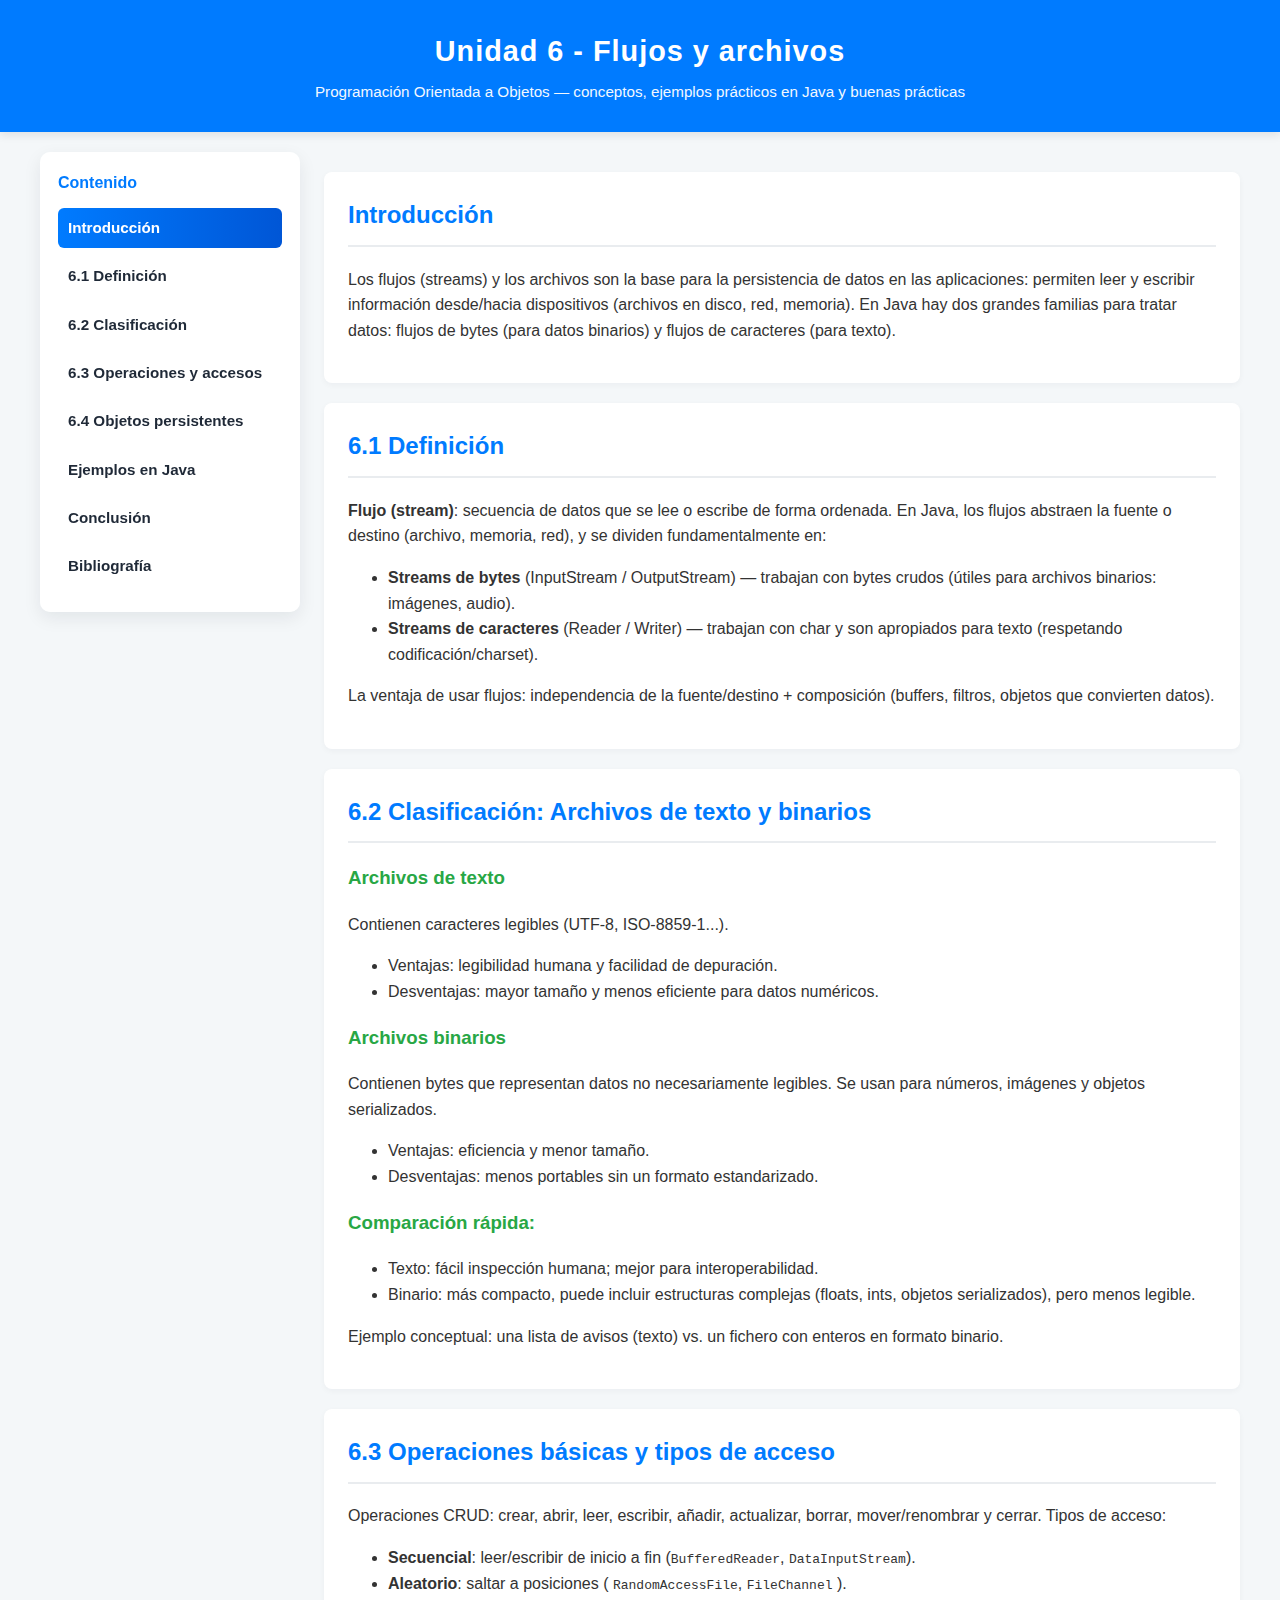
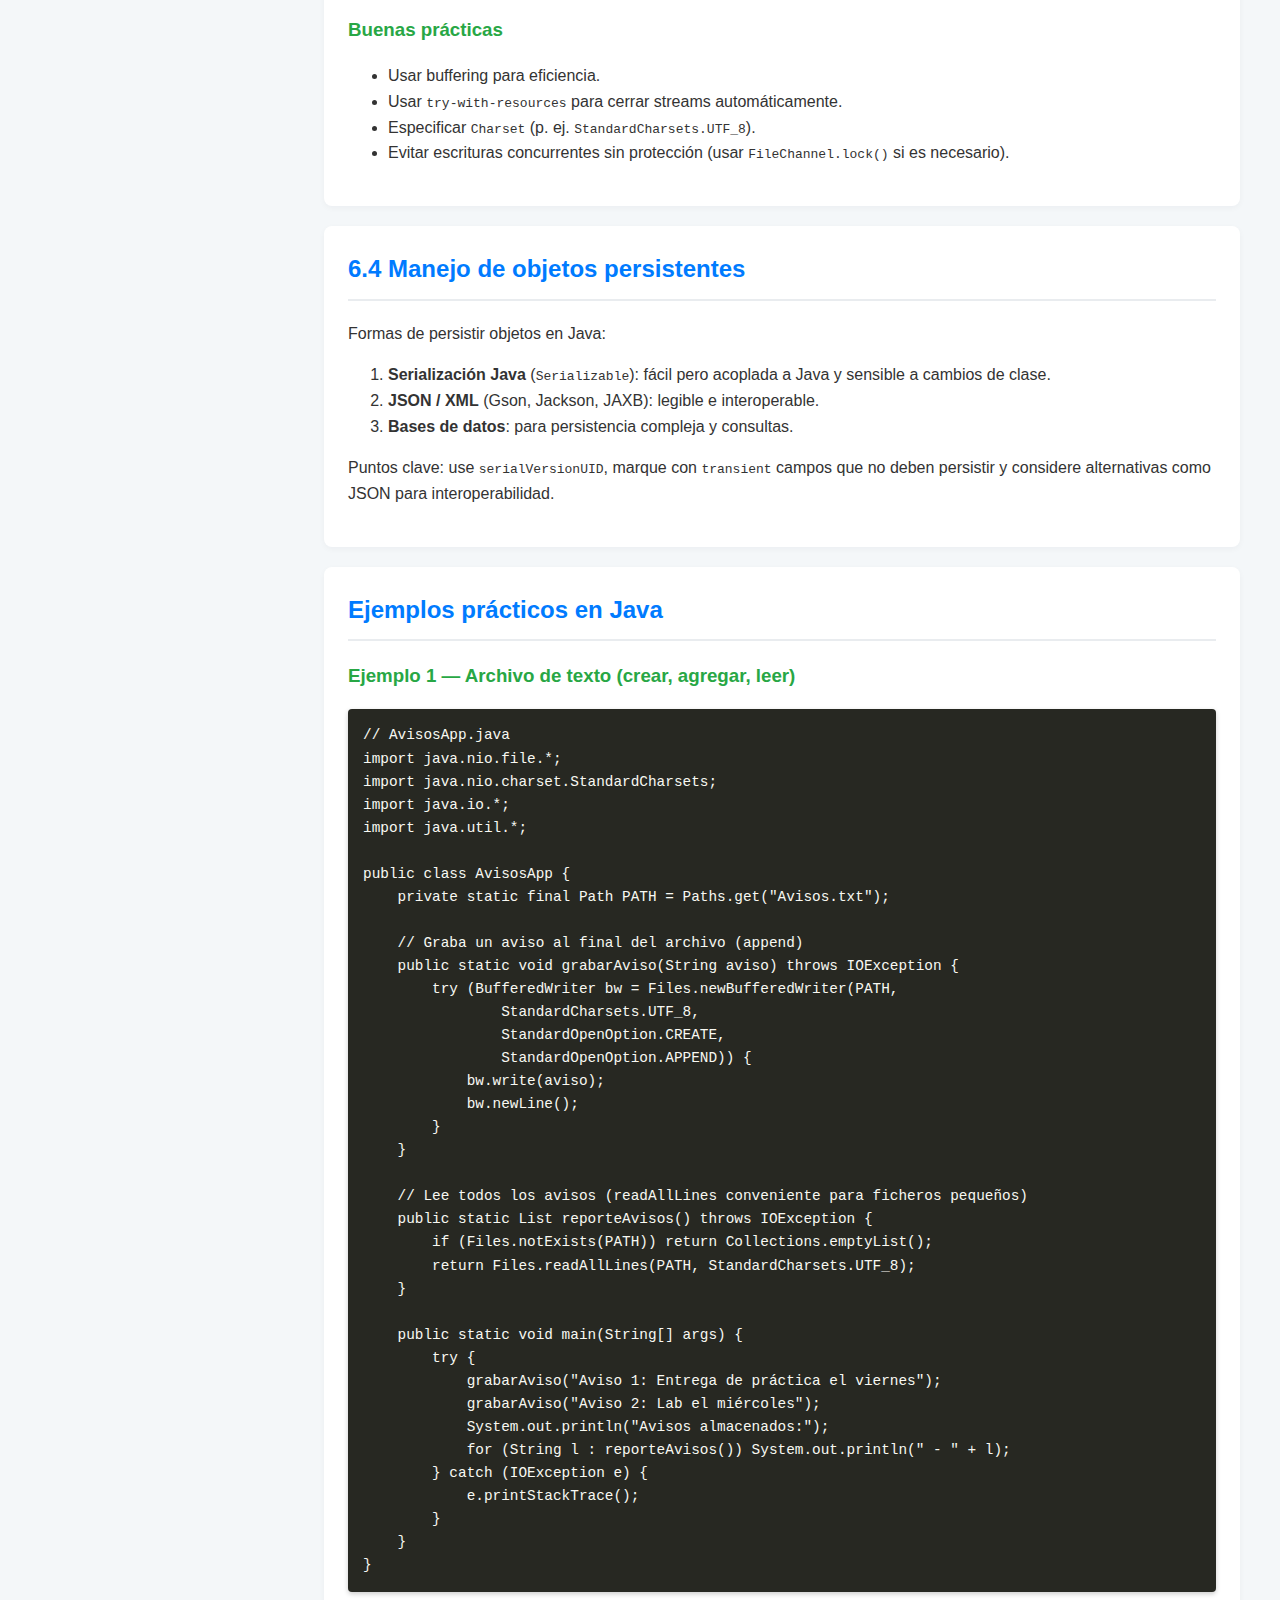
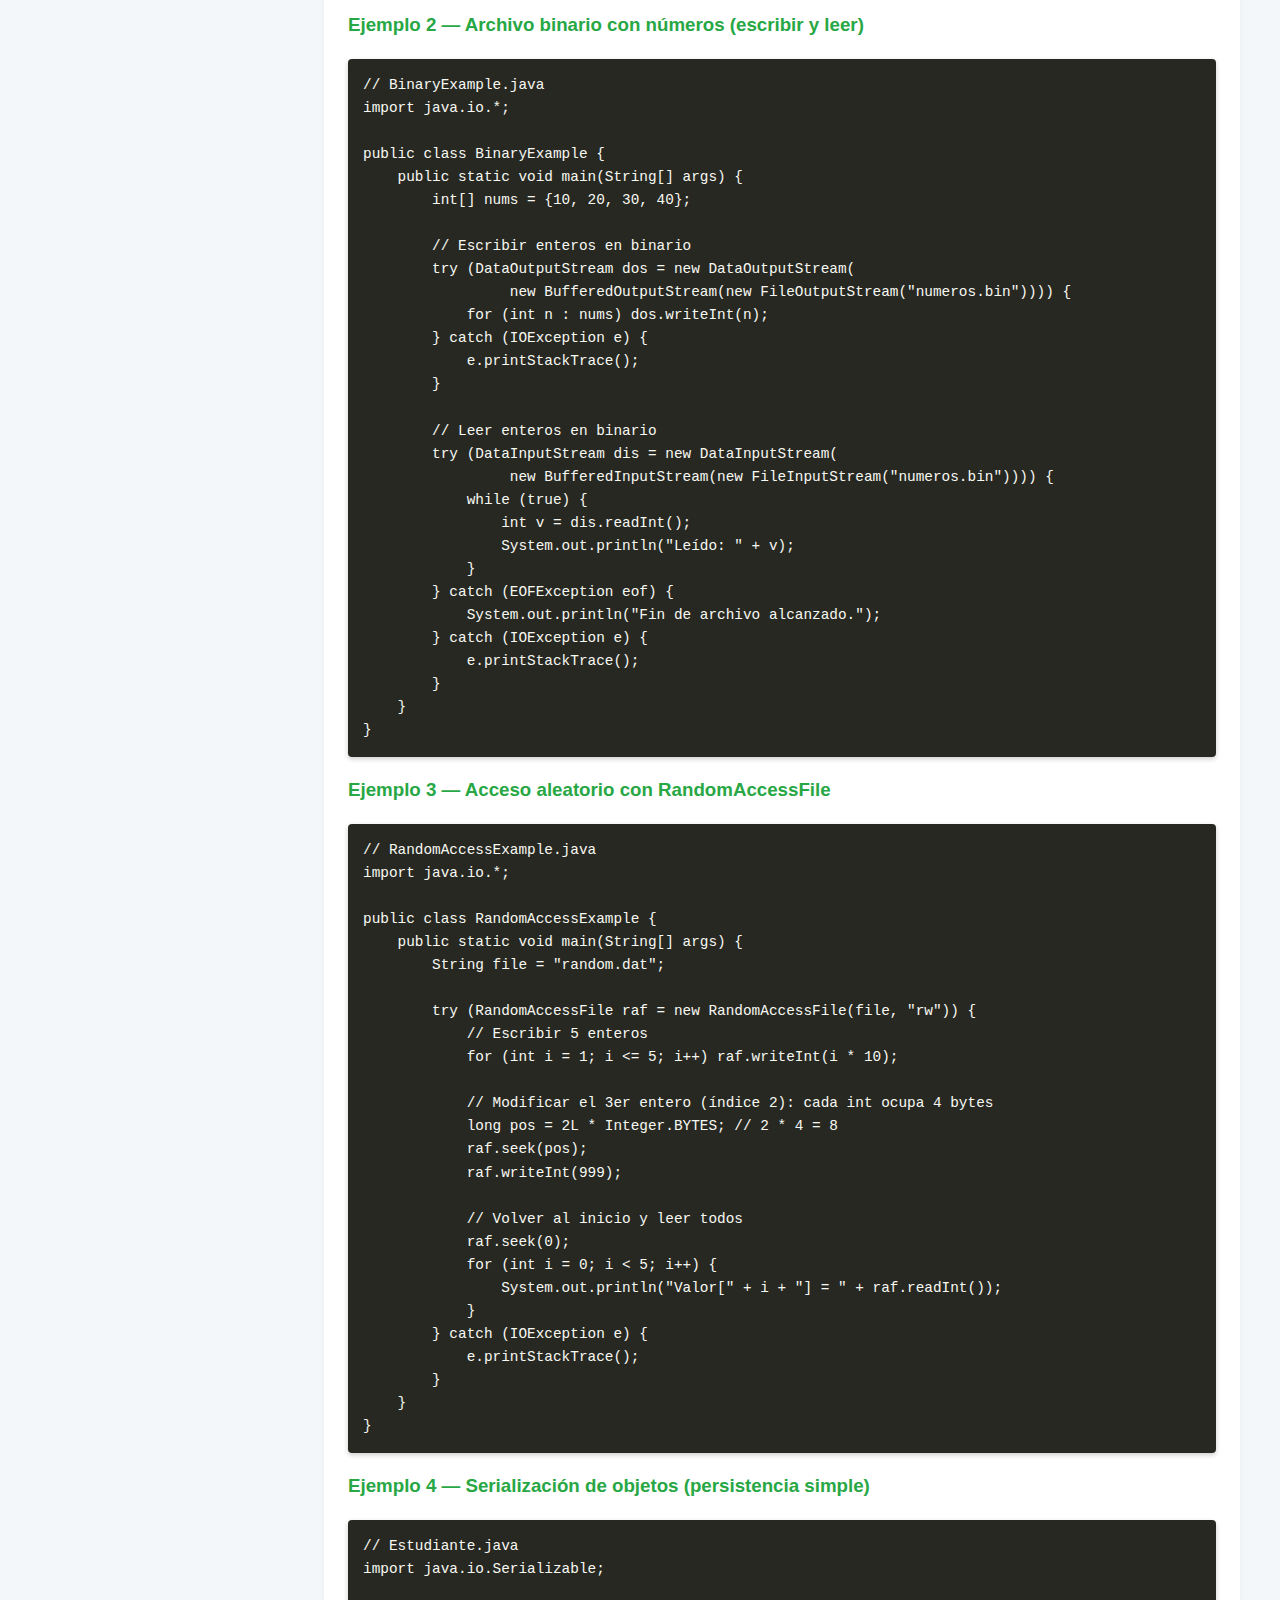
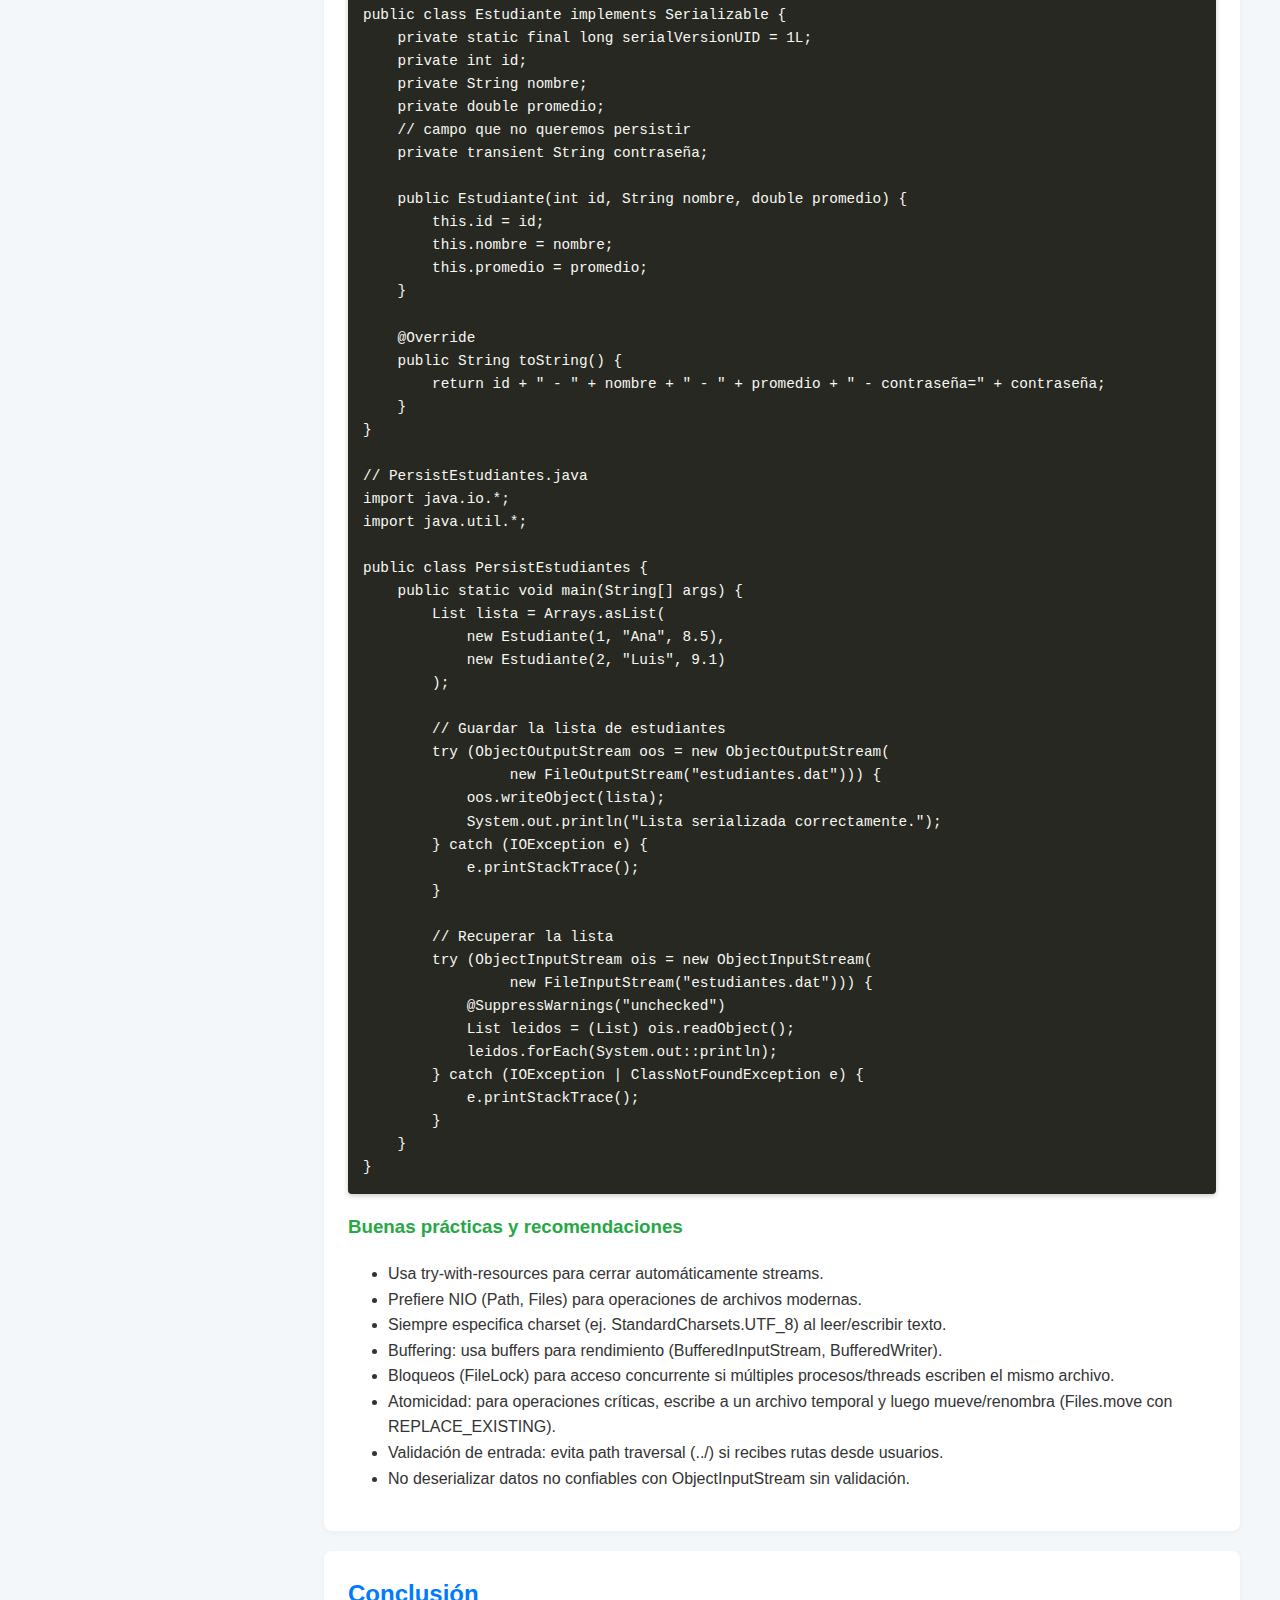
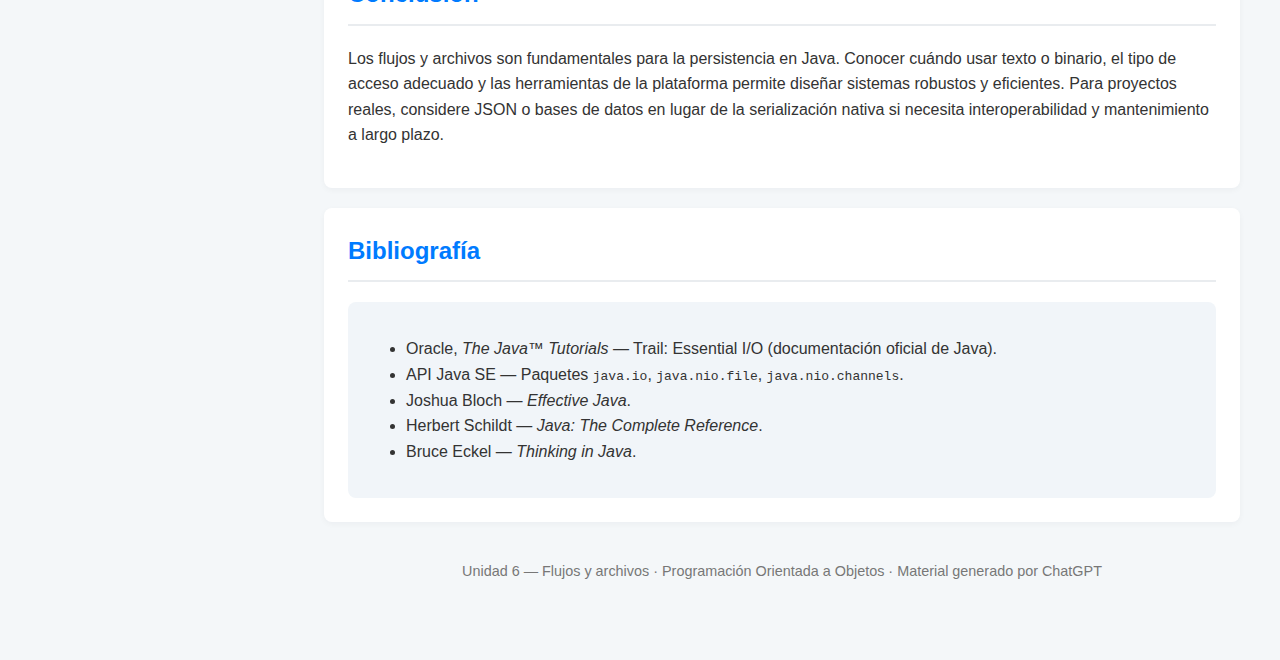
<file: flujosyarchivos.html>
<!doctype html>
<html lang="es">
<head>
  <meta charset="utf-8" />
  <meta name="viewport" content="width=device-width,initial-scale=1" />
  <title>Unidad 6 - Flujos y archivos (Programación Orientada a Objetos)</title>
  <style>
    /* Estilos Generales y Tipografía */
    :root{
        --primary:#007bff;
        --accent:#28a745;
        --muted:#777;
        --bg:#f4f7f9;
        --card:#ffffff;
        --nav-bg:rgba(255,255,255,0.95);
        --glass-shadow: 0 6px 18px rgba(17,24,39,0.08);
    }
    html{scroll-behavior:smooth}
    body {
        font-family: 'Segoe UI', Tahoma, Geneva, Verdana, sans-serif;
        margin: 0;
        padding: 0;
        background-color: var(--bg);
        color: #333;
        line-height: 1.6;
    }

    .layout{
        display: grid;
        grid-template-columns: 260px 1fr;
        gap: 24px;
        max-width: 1200px;
        margin: 20px auto;
        padding: 0 20px 40px;
    }

    /* Responsive: móvil usa columna única */
    @media (max-width: 900px){
        .layout{grid-template-columns: 1fr;}
    }

    /* Encabezado */
    header {
        background-color: var(--primary);
        color: white;
        padding: 28px 0;
        text-align: center;
        box-shadow: 0 4px 8px rgba(0, 0, 0, 0.08);
    }

    header h1 {
        margin: 0;
        font-size: 1.8rem;
        letter-spacing: 1px;
    }

    header p {font-size: 0.95rem; opacity: 0.95; margin:6px 0 0}

    /* Navegación lateral */
    nav.side {
        position: sticky;
        top: 20px;
        align-self: start;
        background: var(--nav-bg);
        border-radius: 10px;
        padding: 18px;
        box-shadow: var(--glass-shadow);
        height: fit-content;
    }

    .nav-header{
        display:flex;align-items:center;justify-content:space-between;margin-bottom:12px;
    }

    .nav-title{font-weight:700;color:var(--primary);}

    .nav-list{list-style:none;padding:0;margin:0;}
    .nav-list li{margin:8px 0}
    .nav-list a{
        display:block;padding:8px 10px;border-radius:6px;text-decoration:none;color:#1f2937;
        font-weight:600;font-size:0.95rem;
    }
    .nav-list a:hover{background:#eef6ff;color:var(--primary)}
    .nav-list a.active{background:linear-gradient(90deg,var(--primary),#0056d6);color:white}

    /* Botón hamburguesa móvil */
    .hambtn{
        display:none;background:transparent;border:0;cursor:pointer;font-size:1.1rem;padding:6px;border-radius:6px
    }
    @media (max-width:900px){
        .hambtn{display:inline-flex;align-items:center}
        nav.side{position:relative;margin-bottom:12px}
        .nav-list{display:none}
        .nav-list.show{display:block}
    }

    /* Contenido principal */
    main.container {
        padding: 0;
    }

    section {
        background-color: var(--card);
        margin: 20px 0;
        padding: 24px;
        border-radius: 8px;
        box-shadow: 0 2px 6px rgba(15,23,42,0.04);
    }

    h2 {color: var(--primary);border-bottom:2px solid #e9ecef;padding-bottom:10px;margin-top:0}
    h3 {color: var(--accent);margin-top:18px}

    pre {
        background-color: #272822; /* Fondo oscuro tipo editor de código */
        color: #f8f8f2;
        padding: 15px;
        border-radius: 4px;
        overflow-x: auto;
        font-family: 'Consolas', 'Courier New', monospace;
        font-size: 0.9em;
        box-shadow: 0 2px 5px rgba(0, 0, 0, 0.2);
    }

    .keyword {color: var(--primary);font-weight:700}
    .java-keyword {color:#f92672;font-weight:700}

    footer {text-align:center;padding:18px 0;color:var(--muted);font-size:0.9em}

    .bibliography{background:#f1f5f9;padding:18px;border-radius:8px}

    /* Mejora de accesibilidad de foco en enlaces */
    a:focus{outline:3px solid rgba(0,123,255,0.18);outline-offset:3px}

  </style>
</head>
<body>
<header>
  <h1>Unidad 6 - Flujos y archivos</h1>
  <p>Programación Orientada a Objetos — conceptos, ejemplos prácticos en Java y buenas prácticas</p>
</header>

<div class="layout">
  <nav class="side" aria-label="Navegación de la unidad">
    <div class="nav-header">
      <div class="nav-title">Contenido</div>
      <button class="hambtn" id="hambtn">☰</button>
    </div>
    <ul class="nav-list" id="navList">
      <li><a href="#introduccion" class="active">Introducción</a></li>
      <li><a href="#definicion">6.1 Definición</a></li>
      <li><a href="#clasificacion">6.2 Clasificación</a></li>
      <li><a href="#operaciones">6.3 Operaciones y accesos</a></li>
      <li><a href="#persistencia">6.4 Objetos persistentes</a></li>
      <li><a href="#ejemplos">Ejemplos en Java</a></li>
      <li><a href="#conclusion">Conclusión</a></li>
      <li><a href="#bibliografia">Bibliografía</a></li>
    </ul>
  </nav>

  <main class="container">

    <section id="introduccion">
      <h2>Introducción</h2>
      <p>Los flujos (streams) y los archivos son la base para la persistencia de datos en las aplicaciones: permiten leer y escribir información desde/hacia dispositivos (archivos en disco, red, memoria). En Java hay dos grandes familias para tratar datos: flujos de bytes (para datos binarios) y flujos de caracteres (para texto).</p>
    </section>

    <section id="definicion">
      <h2>6.1 Definición</h2>
      <p><strong>Flujo (stream)</strong>: secuencia de datos que se lee o escribe de forma ordenada. En Java, los flujos abstraen la fuente o destino (archivo, memoria, red), y se dividen fundamentalmente en:</p>
      <ul>
      <li><strong>Streams de bytes</strong> (InputStream / OutputStream) — trabajan con bytes crudos (útiles para archivos binarios: imágenes, audio).</li>
      <li><strong>Streams de caracteres</strong> (Reader / Writer) — trabajan con char y son apropiados para texto (respetando codificación/charset).</li>
      </ul>
    <p>La ventaja de usar flujos: independencia de la fuente/destino + composición (buffers, filtros, objetos que convierten datos).</p>
    </section>
    
    <section id="clasificacion">
      <h2>6.2 Clasificación: Archivos de texto y binarios</h2>
      <h3>Archivos de texto</h3>
      <p>Contienen caracteres legibles (UTF-8, ISO-8859-1...).</p>
    <ul>
    <li>Ventajas: legibilidad humana y facilidad de depuración.</li>
    <li>Desventajas: mayor tamaño y menos eficiente para datos numéricos.</li>
    </ul>

      <h3>Archivos binarios</h3>
      <p>Contienen bytes que representan datos no necesariamente legibles. Se usan para números, imágenes y objetos serializados.</p> 
    <ul>
    <li>Ventajas: eficiencia y menor tamaño.</li>
    <li>Desventajas: menos portables sin un formato estandarizado.</li>
    </ul>

    <h3>Comparación rápida:</h3>
    <ul>
    <li>Texto: fácil inspección humana; mejor para interoperabilidad.</li>
    <li>Binario: más compacto, puede incluir estructuras complejas (floats, ints, objetos serializados), pero menos legible.</li>
    </ul>

      <p>Ejemplo conceptual: una lista de avisos (texto) vs. un fichero con enteros en formato binario.</p>
    </section>

    <section id="operaciones">
      <h2>6.3 Operaciones básicas y tipos de acceso</h2>
      <p>Operaciones CRUD: crear, abrir, leer, escribir, añadir, actualizar, borrar, mover/renombrar y cerrar. Tipos de acceso:</p>
      <ul>
        <li><strong>Secuencial</strong>: leer/escribir de inicio a fin (<code>BufferedReader</code>, <code>DataInputStream</code>).</li>
        <li><strong>Aleatorio</strong>: saltar a posiciones ( <code>RandomAccessFile</code>, <code>FileChannel</code> ).</li>
      </ul>

      <h3>Buenas prácticas</h3>
      <ul>
        <li>Usar buffering para eficiencia.</li>
        <li>Usar <code>try-with-resources</code> para cerrar streams automáticamente.</li>
        <li>Especificar <code>Charset</code> (p. ej. <code>StandardCharsets.UTF_8</code>).</li>
        <li>Evitar escrituras concurrentes sin protección (usar <code>FileChannel.lock()</code> si es necesario).</li>
      </ul>
    </section>

    <section id="persistencia">
      <h2>6.4 Manejo de objetos persistentes</h2>
      <p>Formas de persistir objetos en Java:</p>
      <ol>
        <li><strong>Serialización Java</strong> (<code>Serializable</code>): fácil pero acoplada a Java y sensible a cambios de clase.</li>
        <li><strong>JSON / XML</strong> (Gson, Jackson, JAXB): legible e interoperable.</li>
        <li><strong>Bases de datos</strong>: para persistencia compleja y consultas.</li>
      </ol>

      <p>Puntos clave: use <code>serialVersionUID</code>, marque con <code>transient</code> campos que no deben persistir y considere alternativas como JSON para interoperabilidad.</p>
    </section>

    <section id="ejemplos">
      <h2>Ejemplos prácticos en Java</h2>

      <h3>Ejemplo 1 — Archivo de texto (crear, agregar, leer)</h3>
      <pre>// AvisosApp.java
import java.nio.file.*;
import java.nio.charset.StandardCharsets;
import java.io.*;
import java.util.*;

public class AvisosApp {
    private static final Path PATH = Paths.get("Avisos.txt");

    // Graba un aviso al final del archivo (append)
    public static void grabarAviso(String aviso) throws IOException {
        try (BufferedWriter bw = Files.newBufferedWriter(PATH,
                StandardCharsets.UTF_8,
                StandardOpenOption.CREATE,
                StandardOpenOption.APPEND)) {
            bw.write(aviso);
            bw.newLine();
        }
    }

    // Lee todos los avisos (readAllLines conveniente para ficheros pequeños)
    public static List<String> reporteAvisos() throws IOException {
        if (Files.notExists(PATH)) return Collections.emptyList();
        return Files.readAllLines(PATH, StandardCharsets.UTF_8);
    }

    public static void main(String[] args) {
        try {
            grabarAviso("Aviso 1: Entrega de práctica el viernes");
            grabarAviso("Aviso 2: Lab el miércoles");
            System.out.println("Avisos almacenados:");
            for (String l : reporteAvisos()) System.out.println(" - " + l);
        } catch (IOException e) {
            e.printStackTrace();
        }
    }
}
</pre>

      <h3>Ejemplo 2 — Archivo binario con números (escribir y leer)</h3>
      <pre>// BinaryExample.java
import java.io.*;

public class BinaryExample {
    public static void main(String[] args) {
        int[] nums = {10, 20, 30, 40};

        // Escribir enteros en binario
        try (DataOutputStream dos = new DataOutputStream(
                 new BufferedOutputStream(new FileOutputStream("numeros.bin")))) {
            for (int n : nums) dos.writeInt(n);
        } catch (IOException e) {
            e.printStackTrace();
        }

        // Leer enteros en binario
        try (DataInputStream dis = new DataInputStream(
                 new BufferedInputStream(new FileInputStream("numeros.bin")))) {
            while (true) {
                int v = dis.readInt();
                System.out.println("Leído: " + v);
            }
        } catch (EOFException eof) {
            System.out.println("Fin de archivo alcanzado.");
        } catch (IOException e) {
            e.printStackTrace();
        }
    }
}
</pre>

      <h3>Ejemplo 3 — Acceso aleatorio con RandomAccessFile</h3>
      <pre>// RandomAccessExample.java
import java.io.*;

public class RandomAccessExample {
    public static void main(String[] args) {
        String file = "random.dat";

        try (RandomAccessFile raf = new RandomAccessFile(file, "rw")) {
            // Escribir 5 enteros
            for (int i = 1; i <= 5; i++) raf.writeInt(i * 10);

            // Modificar el 3er entero (índice 2): cada int ocupa 4 bytes
            long pos = 2L * Integer.BYTES; // 2 * 4 = 8
            raf.seek(pos);
            raf.writeInt(999);

            // Volver al inicio y leer todos
            raf.seek(0);
            for (int i = 0; i < 5; i++) {
                System.out.println("Valor[" + i + "] = " + raf.readInt());
            }
        } catch (IOException e) {
            e.printStackTrace();
        }
    }
}
</pre>

      <h3>Ejemplo 4 — Serialización de objetos (persistencia simple)</h3>
      <pre>// Estudiante.java
import java.io.Serializable;

public class Estudiante implements Serializable {
    private static final long serialVersionUID = 1L;
    private int id;
    private String nombre;
    private double promedio;
    // campo que no queremos persistir
    private transient String contraseña;

    public Estudiante(int id, String nombre, double promedio) {
        this.id = id;
        this.nombre = nombre;
        this.promedio = promedio;
    }

    @Override
    public String toString() {
        return id + " - " + nombre + " - " + promedio + " - contraseña=" + contraseña;
    }
}

// PersistEstudiantes.java
import java.io.*;
import java.util.*;

public class PersistEstudiantes {
    public static void main(String[] args) {
        List<Estudiante> lista = Arrays.asList(
            new Estudiante(1, "Ana", 8.5),
            new Estudiante(2, "Luis", 9.1)
        );

        // Guardar la lista de estudiantes
        try (ObjectOutputStream oos = new ObjectOutputStream(
                 new FileOutputStream("estudiantes.dat"))) {
            oos.writeObject(lista);
            System.out.println("Lista serializada correctamente.");
        } catch (IOException e) {
            e.printStackTrace();
        }

        // Recuperar la lista
        try (ObjectInputStream ois = new ObjectInputStream(
                 new FileInputStream("estudiantes.dat"))) {
            @SuppressWarnings("unchecked")
            List<Estudiante> leidos = (List<Estudiante>) ois.readObject();
            leidos.forEach(System.out::println);
        } catch (IOException | ClassNotFoundException e) {
            e.printStackTrace();
        }
    }
}
</pre>

      <h3>Buenas prácticas y recomendaciones</h3>
      <ul>
        <li>Usa try-with-resources para cerrar automáticamente streams.</li>
        <li>Prefiere NIO (Path, Files) para operaciones de archivos modernas.</li>
        <li>Siempre especifica charset (ej. StandardCharsets.UTF_8) al leer/escribir texto.</li>
        <li>Buffering: usa buffers para rendimiento (BufferedInputStream, BufferedWriter).</li>
        <li>Bloqueos (FileLock) para acceso concurrente si múltiples procesos/threads escriben el mismo archivo.</li>
        <li>Atomicidad: para operaciones críticas, escribe a un archivo temporal y luego mueve/renombra (Files.move con REPLACE_EXISTING).</li>
        <li>Validación de entrada: evita path traversal (../) si recibes rutas desde usuarios.</li>
        <li>No deserializar datos no confiables con ObjectInputStream sin validación.</li>
      </ul>
    </section>

    <section id="conclusion">
      <h2>Conclusión</h2>
      <p>Los flujos y archivos son fundamentales para la persistencia en Java. Conocer cuándo usar texto o binario, el tipo de acceso adecuado y las herramientas de la plataforma permite diseñar sistemas robustos y eficientes. Para proyectos reales, considere JSON o bases de datos en lugar de la serialización nativa si necesita interoperabilidad y mantenimiento a largo plazo.</p>
    </section>

    <section id="bibliografia">
      <h2>Bibliografía</h2>
      <div class="bibliography">
        <ul>
          <li>Oracle, <em>The Java™ Tutorials</em> — Trail: Essential I/O (documentación oficial de Java).</li>
          <li>API Java SE — Paquetes <code>java.io</code>, <code>java.nio.file</code>, <code>java.nio.channels</code>.</li>
          <li>Joshua Bloch — <em>Effective Java</em>.</li>
          <li>Herbert Schildt — <em>Java: The Complete Reference</em>.</li>
          <li>Bruce Eckel — <em>Thinking in Java</em>.</li>
        </ul>
      </div>
    </section>

    <footer>
      Unidad 6 — Flujos y archivos · Programación Orientada a Objetos · Material generado por ChatGPT
    </footer>

  </main>
</div>

<script>
  // Navegación: resaltar enlace activo y control hamburguesa
  const navList = document.getElementById('navList');
  const links = navList.querySelectorAll('a');
  links.forEach(a => a.addEventListener('click', (e) => {
    links.forEach(x => x.classList.remove('active'));
    e.currentTarget.classList.add('active');
    if(window.innerWidth <= 900) navList.classList.remove('show');
  }));

  document.getElementById('hambtn').addEventListener('click', () => {
    navList.classList.toggle('show');
  });

  // Marcar el enlace activo según el scroll
  const sections = document.querySelectorAll('main.container section');
  window.addEventListener('scroll', () => {
    let fromTop = window.scrollY + 80;
    sections.forEach(sec => {
      const id = sec.id;
      const link = document.querySelector(`nav.side a[href="#${id}"]`);
      if(!link) return;
      if(sec.offsetTop <= fromTop && sec.offsetTop + sec.offsetHeight > fromTop) {
        links.forEach(x => x.classList.remove('active'));
        link.classList.add('active');
      }
    });
  });
</script>

</body>
</html>
</file>
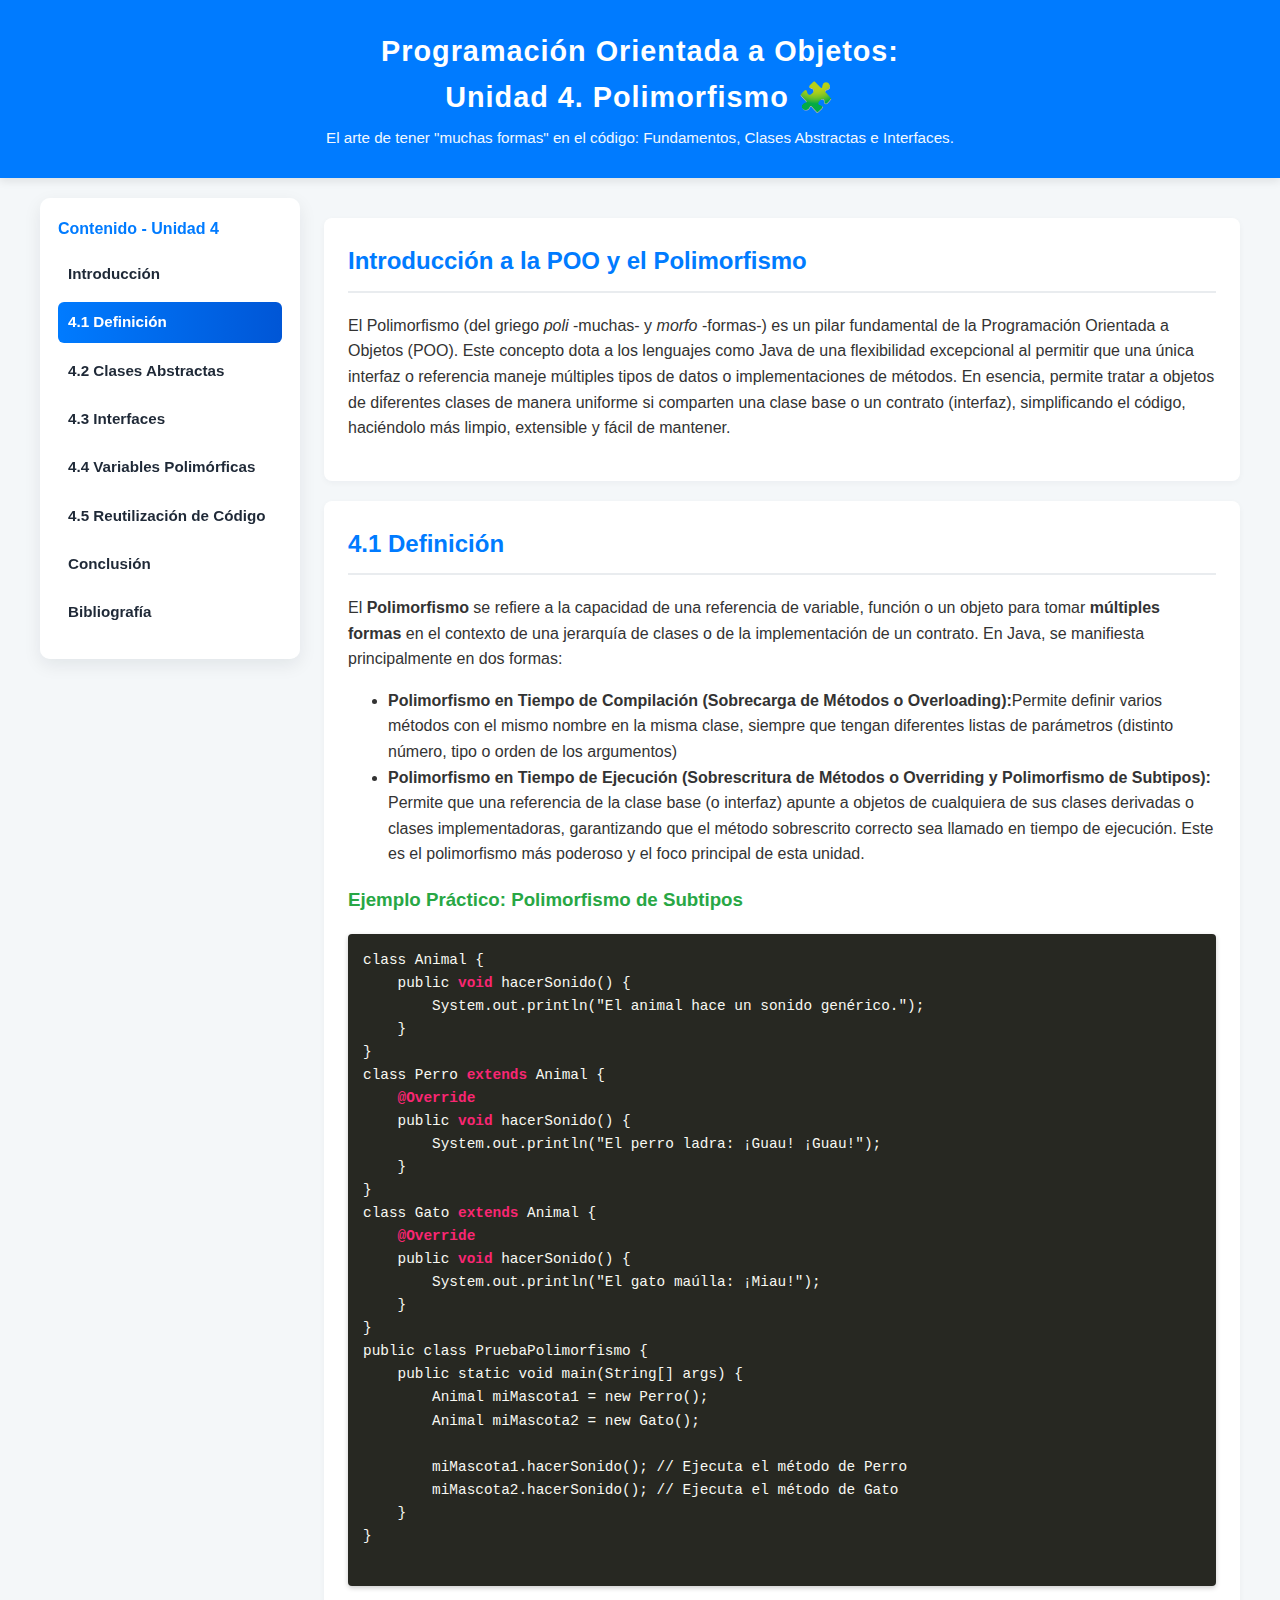
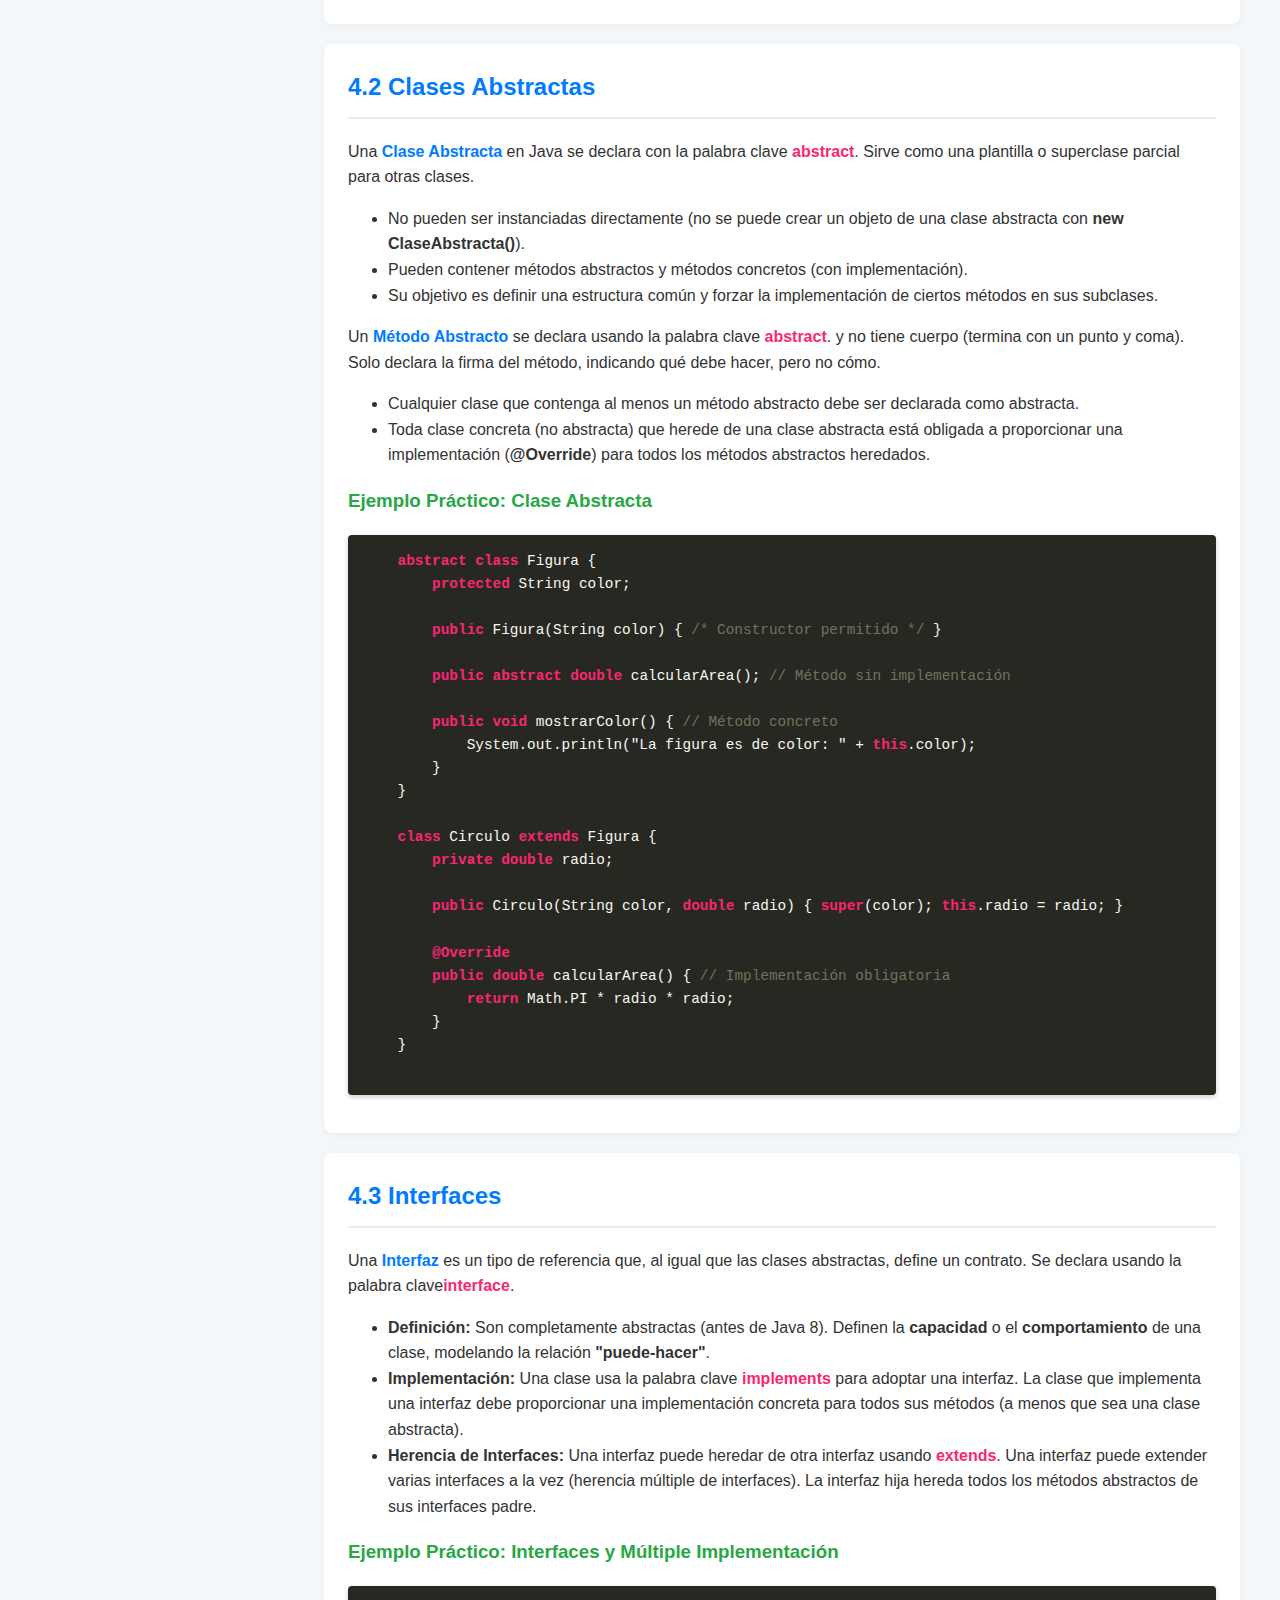
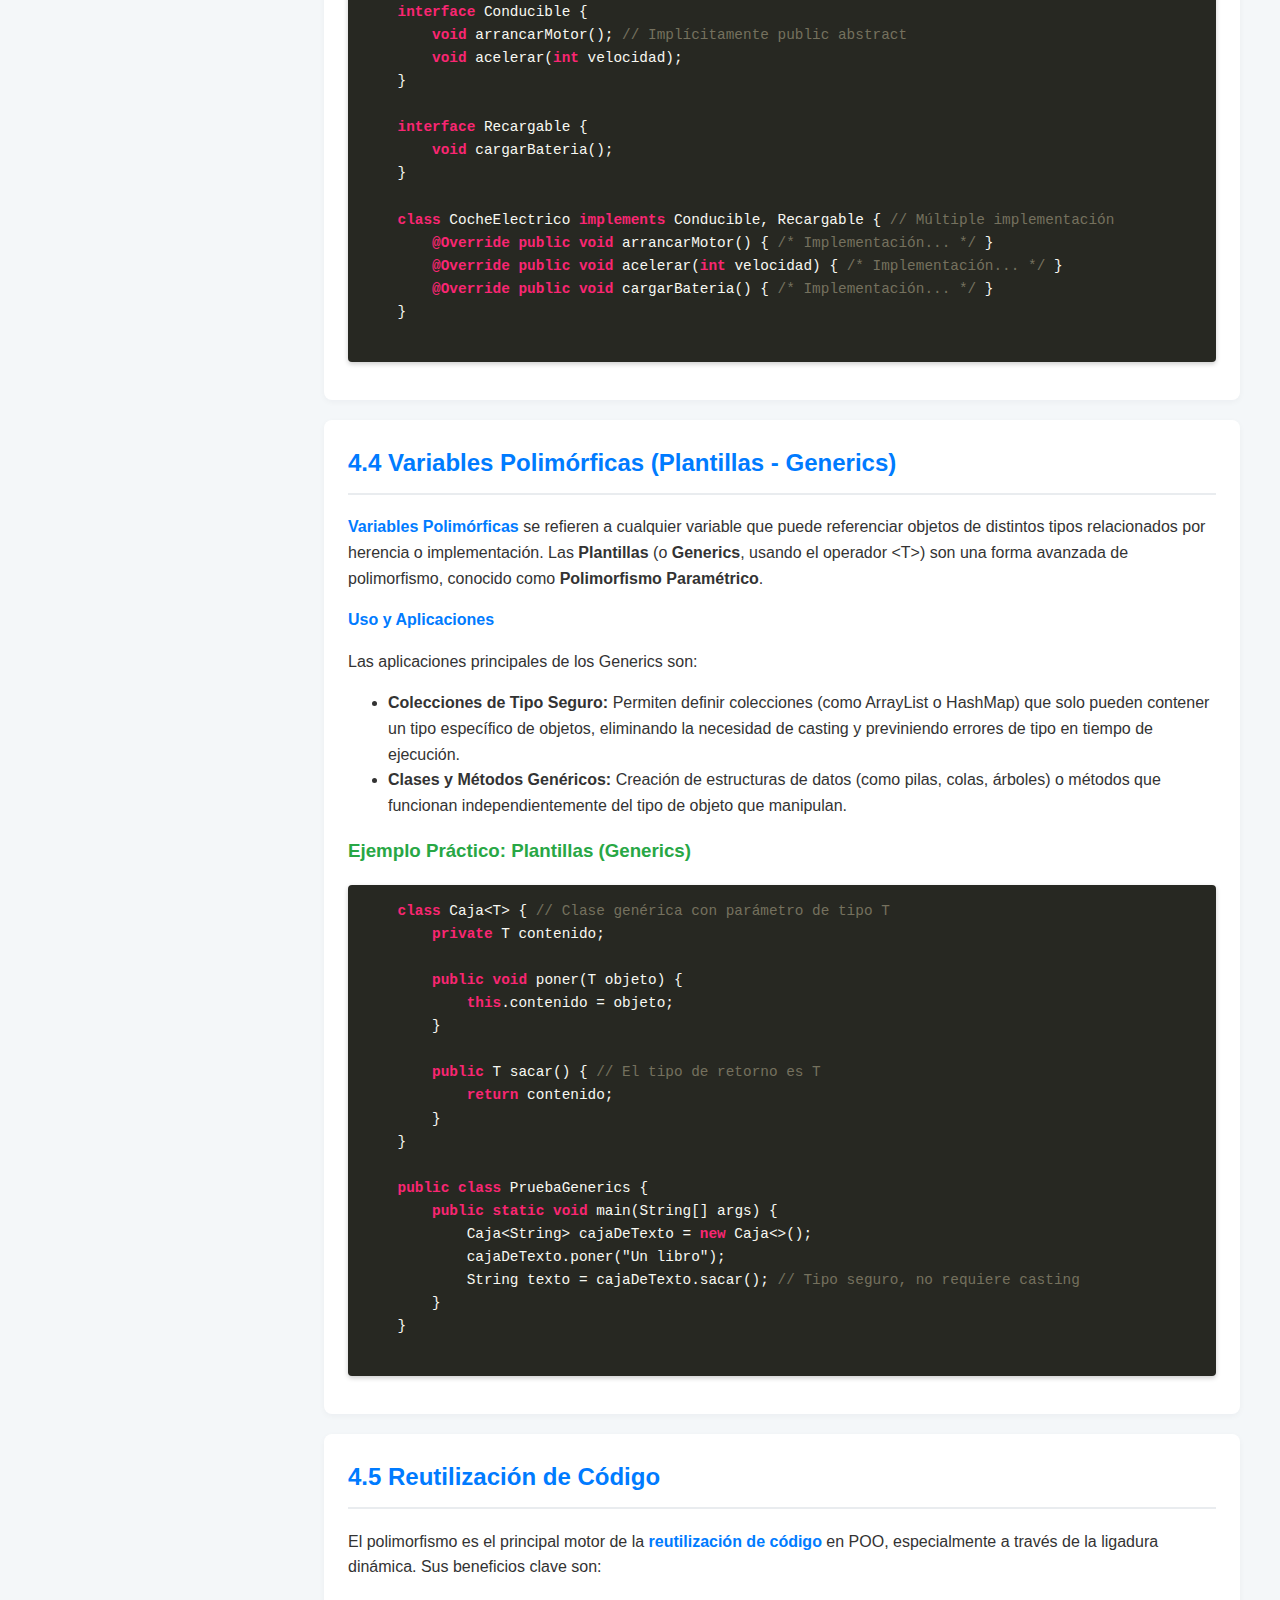
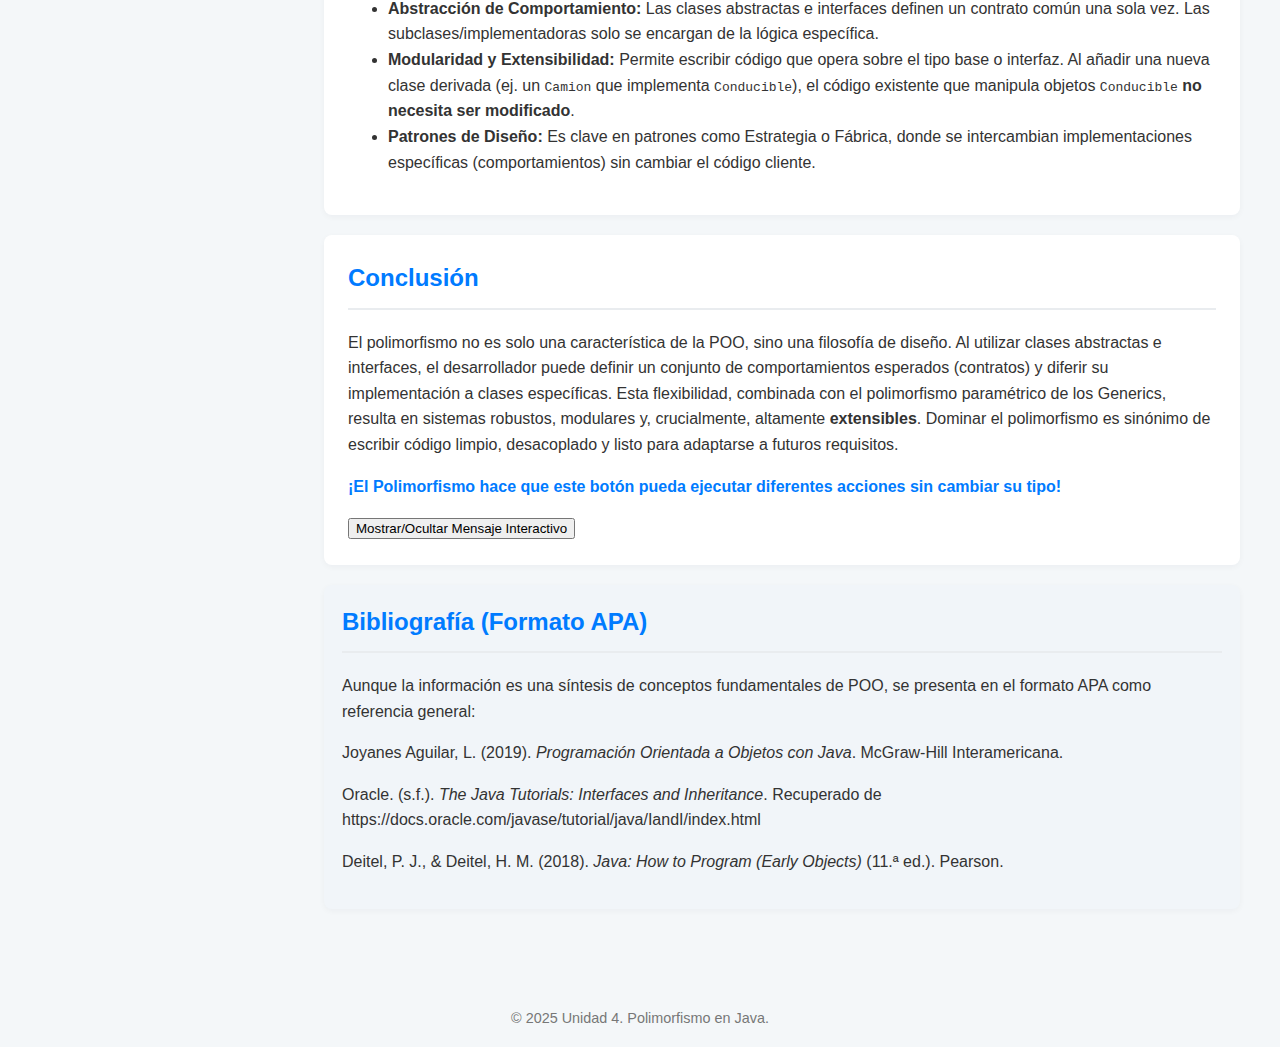
<file: polimorfismo.html>
<!DOCTYPE html>
<html lang="es">
<head>
    <meta charset="UTF-8">
    <meta name="viewport" content="width=device-width, initial-scale=1.0">
    <title>Programación Orientada a Objetos: Polimorfismo en Java</title>
    <style>
        /* Estilos Generales y Tipografía */
        :root{
            --primary:#007bff;
            --accent:#28a745;
            --muted:#777;
            --bg:#f4f7f9;
            --card:#ffffff;
            --nav-bg:rgba(255,255,255,0.95);
            --glass-shadow: 0 6px 18px rgba(17,24,39,0.08);
        }
        html{scroll-behavior:smooth}
        body {
            font-family: 'Segoe UI', Tahoma, Geneva, Verdana, sans-serif;
            margin: 0;
            padding: 0;
            background-color: var(--bg);
            color: #333;
            line-height: 1.6;
        }

        .layout{
            display: grid;
            grid-template-columns: 260px 1fr;
            gap: 24px;
            max-width: 1200px;
            margin: 20px auto;
            padding: 0 20px 40px;
        }

        /* Responsive: móvil usa columna única */
        @media (max-width: 900px){
            .layout{grid-template-columns: 1fr;}
        }

        /* Encabezado */
        header {
            background-color: var(--primary);
            color: white;
            padding: 28px 0;
            text-align: center;
            box-shadow: 0 4px 8px rgba(0, 0, 0, 0.08);
        }

        header h1 {
            margin: 0;
            font-size: 1.8rem;
            letter-spacing: 1px;
        }

        header p {font-size: 0.95rem; opacity: 0.95; margin:6px 0 0}

        /* Navegación lateral */
        nav.side {
            position: sticky;
            top: 20px;
            align-self: start;
            background: var(--nav-bg);
            border-radius: 10px;
            padding: 18px;
            box-shadow: var(--glass-shadow);
            height: fit-content;
        }

        .nav-header{
            display:flex;align-items:center;justify-content:space-between;margin-bottom:12px;
        }

        .nav-title{font-weight:700;color:var(--primary);}

        .nav-list{list-style:none;padding:0;margin:0;}
        .nav-list li{margin:8px 0}
        .nav-list a{
            display:block;padding:8px 10px;border-radius:6px;text-decoration:none;color:#1f2937;
            font-weight:600;font-size:0.95rem;
        }
        .nav-list a:hover{background:#eef6ff;color:var(--primary)}
        .nav-list a.active{background:linear-gradient(90deg,var(--primary),#0056d6);color:white}

        /* Botón hamburguesa móvil */
        .hambtn{
            display:none;background:transparent;border:0;cursor:pointer;font-size:1.1rem;padding:6px;border-radius:6px
        }
        @media (max-width:900px){
            .hambtn{display:inline-flex;align-items:center}
            nav.side{position:relative;margin-bottom:12px}
            .nav-list{display:none}
            .nav-list.show{display:block}
        }

        /* Contenido principal */
        main.container {
            padding: 0;
        }

        section {
            background-color: var(--card);
            margin: 20px 0;
            padding: 24px;
            border-radius: 8px;
            box-shadow: 0 2px 6px rgba(15,23,42,0.04);
        }

        h2 {color: var(--primary);border-bottom:2px solid #e9ecef;padding-bottom:10px;margin-top:0}
        h3 {color: var(--accent);margin-top:18px}

        pre {
            background-color: #272822; /* Fondo oscuro tipo editor de código */
            color: #f8f8f2;
            padding: 15px;
            border-radius: 4px;
            overflow-x: auto;
            font-family: 'Consolas', 'Courier New', monospace;
            font-size: 0.9em;
            box-shadow: 0 2px 5px rgba(0, 0, 0, 0.2);
        }

        .keyword {color: var(--primary);font-weight:700}
        .java-keyword {color:#f92672;font-weight:700}

        footer {text-align:center;padding:18px 0;color:var(--muted);font-size:0.9em}

        .bibliography{background:#f1f5f9;padding:18px;border-radius:8px}

        /* Mejora de accesibilidad de foco en enlaces */
        a:focus{outline:3px solid rgba(0,123,255,0.18);outline-offset:3px}

    </style>
</head>
<body>

    <header>
        <div style="max-width:1200px;margin:0 auto;padding:0 20px;">
            <h1>Programación Orientada a Objetos:</h1>
            <h1>Unidad 4. Polimorfismo 🧩</h1>
            <p>El arte de tener "muchas formas" en el código: Fundamentos, Clases Abstractas e Interfaces.</p>
        </div>
    </header>

    <div class="layout">
        <nav class="side" aria-label="Menú de la unidad">
            <div class="nav-header">
                <div class="nav-title">Contenido - Unidad 4</div>
                <button class="hambtn" id="hambtn" aria-expanded="false" aria-controls="nav-list">☰</button>
            </div>
            <ul class="nav-list" id="nav-list">
                <li><a href="#introduccion">Introducción</a></li>
                <li><a href="#definicion">4.1 Definición</a></li>
                <li><a href="#clases-abstractas">4.2 Clases Abstractas</a></li>
                <li><a href="#interfaces">4.3 Interfaces</a></li>
                <li><a href="#variables-polimorficas">4.4 Variables Polimórficas</a></li>
                <li><a href="#reutilizacion">4.5 Reutilización de Código</a></li>
                <li><a href="#conclusion">Conclusión</a></li>
                <li><a href="#bibliografia">Bibliografía</a></li>
            </ul>
        </nav>

        <main class="container" role="main">

            <section id="introduccion">
                <h2>Introducción a la POO y el Polimorfismo</h2>
                <p>El Polimorfismo (del griego <em>poli</em> -muchas- y <em>morfo</em> -formas-) es un pilar fundamental de la Programación Orientada a Objetos (POO). Este concepto dota a los lenguajes como Java de una flexibilidad excepcional al permitir que una única interfaz o referencia maneje múltiples tipos de datos o implementaciones de métodos. En esencia, permite tratar a objetos de diferentes clases de manera uniforme si comparten una clase base o un contrato (interfaz), simplificando el código, haciéndolo más limpio, extensible y fácil de mantener.</p>
            </section>

            <section id="definicion">
                <h2>4.1 Definición</h2>
                <p>El <strong>Polimorfismo</strong> se refiere a la capacidad de una referencia de variable, función o un objeto para tomar <strong>múltiples formas</strong> en el contexto de una jerarquía de clases o de la implementación de un contrato. En Java, se manifiesta principalmente en dos formas:</p>
                <ul>
                    <li><strong>Polimorfismo en Tiempo de Compilación (Sobrecarga de Métodos o Overloading):</strong>Permite definir varios métodos con el mismo nombre en la misma clase, siempre que tengan diferentes listas de parámetros (distinto número, tipo o orden de los argumentos)</li>
                    <li><strong>Polimorfismo en Tiempo de Ejecución (Sobrescritura de Métodos o Overriding y Polimorfismo de Subtipos):</strong> Permite que una referencia de la clase base (o interfaz) apunte a objetos de cualquiera de sus clases derivadas o clases implementadoras, garantizando que el método sobrescrito correcto sea llamado en tiempo de ejecución. Este es el polimorfismo más poderoso y el foco principal de esta unidad.</li>
                </ul>

                <h3>Ejemplo Práctico: Polimorfismo de Subtipos</h3>
                <pre>
class Animal {
    public <span class="java-keyword">void</span> hacerSonido() {
        System.out.println("El animal hace un sonido genérico.");
    }
}
class Perro <span class="java-keyword">extends</span> Animal {
    <span class="java-keyword">@Override</span>
    public <span class="java-keyword">void</span> hacerSonido() {
        System.out.println("El perro ladra: ¡Guau! ¡Guau!");
    }
}
class Gato <span class="java-keyword">extends</span> Animal {
    <span class="java-keyword">@Override</span>
    public <span class="java-keyword">void</span> hacerSonido() {
        System.out.println("El gato maúlla: ¡Miau!");
    }
}
public class PruebaPolimorfismo {
    public static void main(String[] args) {
        Animal miMascota1 = new Perro(); 
        Animal miMascota2 = new Gato(); 
        
        miMascota1.hacerSonido(); // Ejecuta el método de Perro
        miMascota2.hacerSonido(); // Ejecuta el método de Gato
    }
}
                </pre>
            </section>

            <section id="clases-abstractas">
                <h2>4.2 Clases Abstractas</h2>
                <p>Una <span class="keyword">Clase Abstracta</span> en Java se declara con la palabra clave <span class="java-keyword">abstract</span>. Sirve como una plantilla o superclase parcial para otras clases.</p>
                <ul>
                    <li>No pueden ser instanciadas directamente (no se puede crear un objeto de una clase abstracta con <strong>new ClaseAbstracta()</strong>).</li>
                    <li>Pueden contener métodos abstractos y métodos concretos (con implementación).</li>
                    <li>Su objetivo es definir una estructura común y forzar la implementación de ciertos métodos en sus subclases.</li>
                </ul>

                <p>Un <span class="keyword">Método Abstracto</span> se declara usando la palabra clave <span class="java-keyword">abstract</span>. y no tiene cuerpo (termina con un punto y coma). Solo declara la firma del método, indicando qué debe hacer, pero no cómo.</p>
                <ul>
                    <li>Cualquier clase que contenga al menos un método abstracto debe ser declarada como abstracta.</li>
                    <li>Toda clase concreta (no abstracta) que herede de una clase abstracta está obligada a proporcionar una implementación (<strong>@Override</strong>) para todos los métodos abstractos heredados.</li>
                </ul>

                <h3>Ejemplo Práctico: Clase Abstracta</h3>
                <pre>
    <span class="java-keyword">abstract</span> <span class="java-keyword">class</span> Figura {
        <span class="java-keyword">protected</span> String color;
    
        <span class="java-keyword">public</span> Figura(String color) { <span style="color: #75715e;">/* Constructor permitido */</span> }
    
        <span class="java-keyword">public</span> <span class="java-keyword">abstract</span> <span class="java-keyword">double</span> calcularArea(); <span style="color: #75715e;">// Método sin implementación</span>
    
        <span class="java-keyword">public</span> <span class="java-keyword">void</span> mostrarColor() { <span style="color: #75715e;">// Método concreto</span>
            System.out.println("La figura es de color: " + <span class="java-keyword">this</span>.color);
        }
    }
    
    <span class="java-keyword">class</span> Circulo <span class="java-keyword">extends</span> Figura {
        <span class="java-keyword">private</span> <span class="java-keyword">double</span> radio;
    
        <span class="java-keyword">public</span> Circulo(String color, <span class="java-keyword">double</span> radio) { <span class="java-keyword">super</span>(color); <span class="java-keyword">this</span>.radio = radio; }
    
        <span class="java-keyword">@Override</span>
        <span class="java-keyword">public</span> <span class="java-keyword">double</span> calcularArea() { <span style="color: #75715e;">// Implementación obligatoria</span>
            <span class="java-keyword">return</span> Math.PI * radio * radio;
        }
    }
                </pre>
            </section>

            <section id="interfaces">
                <h2>4.3 Interfaces</h2>
                <p>Una <span class="keyword">Interfaz</span> es un tipo de referencia que, al igual que las clases abstractas, define un contrato. Se declara usando la palabra clave<span class="java-keyword">interface</span>.</p>
                <ul>
                    <li><strong>Definición:</strong> Son completamente abstractas (antes de Java 8). Definen la <strong>capacidad</strong> o el <strong>comportamiento</strong> de una clase, modelando la relación <strong>"puede-hacer"</strong>.</li>
                    <li><strong>Implementación:</strong> Una clase usa la palabra clave <span class="java-keyword">implements</span> para adoptar una interfaz. La clase que implementa una interfaz debe proporcionar una implementación concreta para todos sus métodos (a menos que sea una clase abstracta).</li>
                    <li><strong>Herencia de Interfaces:</strong> Una interfaz puede heredar de otra interfaz usando <span class="java-keyword">extends</span>. Una interfaz puede extender varias interfaces a la vez (herencia múltiple de interfaces). La interfaz hija hereda todos los métodos abstractos de sus interfaces padre.</li>
                </ul>
                <h3>Ejemplo Práctico: Interfaces y Múltiple Implementación</h3>
                <pre>
    <span class="java-keyword">interface</span> Conducible {
        <span class="java-keyword">void</span> arrancarMotor(); <span style="color: #75715e;">// Implícitamente public abstract</span>
        <span class="java-keyword">void</span> acelerar(<span class="java-keyword">int</span> velocidad); 
    }
    
    <span class="java-keyword">interface</span> Recargable {
        <span class="java-keyword">void</span> cargarBateria();
    }
    
    <span class="java-keyword">class</span> CocheElectrico <span class="java-keyword">implements</span> Conducible, Recargable { <span style="color: #75715e;">// Múltiple implementación</span>
        <span class="java-keyword">@Override</span> <span class="java-keyword">public</span> <span class="java-keyword">void</span> arrancarMotor() { <span style="color: #75715e;">/* Implementación... */</span> }
        <span class="java-keyword">@Override</span> <span class="java-keyword">public</span> <span class="java-keyword">void</span> acelerar(<span class="java-keyword">int</span> velocidad) { <span style="color: #75715e;">/* Implementación... */</span> }
        <span class="java-keyword">@Override</span> <span class="java-keyword">public</span> <span class="java-keyword">void</span> cargarBateria() { <span style="color: #75715e;">/* Implementación... */</span> }
    }
                </pre>
        </section>

            <section id="variables-polimorficas">
                <h2>4.4 Variables Polimórficas (Plantillas - Generics)</h2>
                <p><span class="keyword">Variables Polimórficas</span> se refieren a cualquier variable que puede referenciar objetos de distintos tipos relacionados por herencia o implementación. Las <strong>Plantillas</strong> (o <strong>Generics</strong>, usando el operador &lt;T&gt;) son una forma avanzada de polimorfismo, conocido como <strong>Polimorfismo Paramétrico</strong>.</p>

                <p><span class="keyword">Uso y Aplicaciones</span></p>
                <p>Las aplicaciones principales de los Generics son:</p>
                <ul>
                    <li><strong>Colecciones de Tipo Seguro:</strong> Permiten definir colecciones (como ArrayList o HashMap) que solo pueden contener un tipo específico de objetos, eliminando la necesidad de casting y previniendo errores de tipo en tiempo de ejecución.</li>
                    <li><strong>Clases y Métodos Genéricos: </strong>Creación de estructuras de datos (como pilas, colas, árboles) o métodos que funcionan independientemente del tipo de objeto que manipulan.</li>
                </ul>
                <h3>Ejemplo Práctico: Plantillas (Generics)</h3>
                <pre>
    <span class="java-keyword">class</span> Caja&lt;T&gt; { <span style="color: #75715e;">// Clase genérica con parámetro de tipo T</span>
        <span class="java-keyword">private</span> T contenido;
    
        <span class="java-keyword">public</span> <span class="java-keyword">void</span> poner(T objeto) {
            <span class="java-keyword">this</span>.contenido = objeto;
        }
    
        <span class="java-keyword">public</span> T sacar() { <span style="color: #75715e;">// El tipo de retorno es T</span>
            <span class="java-keyword">return</span> contenido;
        }
    }
    
    <span class="java-keyword">public</span> <span class="java-keyword">class</span> PruebaGenerics {
        <span class="java-keyword">public</span> <span class="java-keyword">static</span> <span class="java-keyword">void</span> main(String[] args) {
            Caja&lt;String&gt; cajaDeTexto = <span class="java-keyword">new</span> Caja&lt;&gt;(); 
            cajaDeTexto.poner("Un libro");
            String texto = cajaDeTexto.sacar(); <span style="color: #75715e;">// Tipo seguro, no requiere casting</span>
        }
    }
            </pre>
        </section>

            <section id="reutilizacion">
                <h2>4.5 Reutilización de Código</h2>
                <p>El polimorfismo es el principal motor de la <span class="keyword">reutilización de código</span> en POO, especialmente a través de la ligadura dinámica. Sus beneficios clave son:</p>
                <ul>
                    <li><strong>Abstracción de Comportamiento:</strong> Las clases abstractas e interfaces definen un contrato común una sola vez. Las subclases/implementadoras solo se encargan de la lógica específica.</li>
                    <li><strong>Modularidad y Extensibilidad:</strong> Permite escribir código que opera sobre el tipo base o interfaz. Al añadir una nueva clase derivada (ej. un <code>Camion</code> que implementa <code>Conducible</code>), el código existente que manipula objetos <code>Conducible</code> <strong>no necesita ser modificado</strong>.</li>
                    <li><strong>Patrones de Diseño:</strong> Es clave en patrones como Estrategia o Fábrica, donde se intercambian implementaciones específicas (comportamientos) sin cambiar el código cliente.</li>
                </ul>
            </section>

            <section id="conclusion">
                <h2>Conclusión</h2>
                <p>El polimorfismo no es solo una característica de la POO, sino una filosofía de diseño. Al utilizar clases abstractas e interfaces, el desarrollador puede definir un conjunto de comportamientos esperados (contratos) y diferir su implementación a clases específicas. Esta flexibilidad, combinada con el polimorfismo paramétrico de los Generics, resulta en sistemas robustos, modulares y, crucialmente, altamente <strong>extensibles</strong>. Dominar el polimorfismo es sinónimo de escribir código limpio, desacoplado y listo para adaptarse a futuros requisitos.</p>
                <p id="interact-message" style="color: var(--primary); font-weight: 700;"></p>
                <button id="btn-toggle-info">Mostrar/Ocultar Mensaje Interactivo</button>
            </section>

            <section id="bibliografia" class="bibliography">
                <h2>Bibliografía (Formato APA)</h2>
                <p>Aunque la información es una síntesis de conceptos fundamentales de POO, se presenta en el formato APA como referencia general:</p>
                <p>Joyanes Aguilar, L. (2019). <em>Programación Orientada a Objetos con Java</em>. McGraw-Hill Interamericana.</p>
                <p>Oracle. (s.f.). <em>The Java Tutorials: Interfaces and Inheritance</em>. Recuperado de https://docs.oracle.com/javase/tutorial/java/IandI/index.html</p>
                <p>Deitel, P. J., &amp; Deitel, H. M. (2018). <em>Java: How to Program (Early Objects)</em> (11.ª ed.). Pearson.</p>
            </section>

        </main>
    </div>

    <footer>
        &copy; 2025 Unidad 4. Polimorfismo en Java.
    </footer>

    <script>
        // Interactividad: botón Mostrar/Ocultar mensaje
        document.addEventListener('DOMContentLoaded', () => {
            const button = document.getElementById('btn-toggle-info');
            const message = document.getElementById('interact-message');
            message.textContent = "¡El Polimorfismo hace que este botón pueda ejecutar diferentes acciones sin cambiar su tipo!";
            let isVisible = true;

            button.addEventListener('click', () => {
                if (isVisible) {
                    message.style.display = 'none';
                    button.textContent = 'Mostrar Mensaje Interactivo';
                } else {
                    message.style.display = 'block';
                    button.textContent = 'Ocultar Mensaje Interactivo';
                }
                isVisible = !isVisible;
            });

            // Hamburguesa móvil
            const hambtn = document.getElementById('hambtn');
            const navlist = document.getElementById('nav-list');
            hambtn.addEventListener('click', () => {
                const isShown = navlist.classList.toggle('show');
                hambtn.setAttribute('aria-expanded', String(isShown));
            });

            // Active link highlight usando IntersectionObserver
            const sections = document.querySelectorAll('main.container section[id]');
            const navLinks = document.querySelectorAll('.nav-list a');

            const io = new IntersectionObserver((entries) => {
                entries.forEach(entry => {
                    const id = entry.target.id;
                    const link = document.querySelector('.nav-list a[href="#' + id + '"]');
                    if (entry.isIntersecting) {
                        navLinks.forEach(a => a.classList.remove('active'));
                        if (link) link.classList.add('active');
                    }
                });
            }, { root: null, rootMargin: '-40% 0px -40% 0px', threshold: 0 });

            sections.forEach(s => io.observe(s));

            // Close mobile menu on link click
            navLinks.forEach(a => a.addEventListener('click', () => {
                if (navlist.classList.contains('show')) navlist.classList.remove('show');
            }));
        });
    </script>

</body>
</html>
</file>
<file: style.css>
/* Estilos Generales */
body {
    font-family: 'Roboto', sans-serif;
    line-height: 1.6;
    margin: 0;
    padding: 0;
    background-color: #f4f7f6;
    color: #333;
    -webkit-font-smoothing: antialiased;
    -moz-osx-font-smoothing: grayscale;
}

.container {
    width: 90%;
    max-width: 1200px;
    margin: 0 auto;
    padding: 20px 0;
}

/* Header y Navegación */
header {
    background-color: #2c3e50; /* Azul oscuro */
    color: #ecf0f1; /* Blanco grisáceo */
    padding: 1rem 0;
    box-shadow: 0 2px 5px rgba(0,0,0,0.2);
    position: sticky;
    top: 0;
    z-index: 1000;
}

header h1 {
    margin: 0;
    font-family: 'Montserrat', sans-serif;
    font-weight: 700;
    text-align: center;
    font-size: 2.5em;
    color: #3498db; /* Azul vibrante */
}

nav ul {
    list-style: none;
    padding: 0;
    margin: 15px 0 0 0;
    display: flex;
    justify-content: center;
    flex-wrap: wrap;
}

nav ul li {
    margin: 0 15px;
}

nav ul li a {
    color: #ecf0f1;
    text-decoration: none;
    font-weight: 400;
    font-size: 1.1em;
    padding: 8px 15px;
    transition: all 0.3s ease;
    border-radius: 5px;
}

nav ul li a:hover,
nav ul li a:focus {
    background-color: #34495e; /* Azul oscuro más claro */
    color: #3498db;
    transform: translateY(-2px);
}

/* Contenido Principal */
main {
    padding: 40px 0;
}

.content-section {
    background-color: #ffffff;
    padding: 30px;
    margin-bottom: 30px;
    border-radius: 8px;
    box-shadow: 0 4px 10px rgba(0,0,0,0.08);
}

.content-section h2 {
    font-family: 'Montserrat', sans-serif;
    color: #2c3e50;
    border-bottom: 2px solid #3498db;
    padding-bottom: 10px;
    margin-bottom: 25px;
    font-size: 2em;
}

.content-section h3 {
    font-family: 'Montserrat', sans-serif;
    color: #34495e;
    margin-top: 30px;
    margin-bottom: 15px;
    font-size: 1.6em;
}

.content-section h4 {
    font-family: 'Montserrat', sans-serif;
    color: #555;
    margin-top: 25px;
    margin-bottom: 10px;
    font-size: 1.3em;
}

.content-section p {
    margin-bottom: 15px;
    text-align: justify;
}

.content-section ul {
    list-style-type: disc;
    margin-left: 20px;
    margin-bottom: 15px;
}

.content-section ol {
    list-style-type: decimal;
    margin-left: 20px;
    margin-bottom: 15px;
}

/* Estilos para bloques de código */
pre {
    background-color: #2d2d2d; /* Oscuro */
    color: #f8f8f2; /* Color de texto */
    padding: 15px;
    border-radius: 6px;
    overflow-x: auto;
    margin: 20px 0;
    font-family: 'Fira Code', 'Cascadia Code', 'Consolas', monospace; /* Fuente para código */
    font-size: 0.95em;
    line-height: 1.4;
    box-shadow: inset 0 0 8px rgba(0,0,0,0.4);
}

code {
    font-family: 'Fira Code', 'Cascadia Code', 'Consolas', monospace;
    background-color: #e0e0e0;
    padding: 2px 5px;
    border-radius: 3px;
    color: #c7254e;
    font-size: 0.9em;
}

pre code {
    background-color: transparent;
    color: inherit;
    padding: 0;
}

/* Elementos de texto importantes */
strong {
    color: #3498db;
    font-weight: 700;
}

em {
    font-style: italic;
    color: #27ae60;
}

/* Footer */
footer {
    background-color: #2c3e50;
    color: #ecf0f1;
    text-align: center;
    padding: 20px 0;
    margin-top: 40px;
    font-size: 0.9em;
    box-shadow: 0 -2px 5px rgba(0,0,0,0.1);
}

/* Placeholders para futuras secciones */
.placeholder {
    opacity: 0.8;
    border: 1px dashed #ccc;
    background-color: #f9f9f9;
}

/* Responsive Design */
@media (max-width: 768px) {
    header h1 {
        font-size: 2em;
    }

    nav ul {
        flex-direction: column;
        align-items: center;
    }

    nav ul li {
        margin: 5px 0;
    }

    .content-section {
        padding: 20px;
    }

    .content-section h2 {
        font-size: 1.8em;
    }

    .content-section h3 {
        font-size: 1.4em;
    }
}

@media (max-width: 480px) {
    header h1 {
        font-size: 1.8em;
    }

    nav ul li a {
        font-size: 1em;
        padding: 6px 10px;
    }

    .content-section h2 {
        font-size: 1.5em;
    }
    .content-section h3 {
        font-size: 1.2em;
    }
    .content-section h4 {
        font-size: 1.1em;
    }
    
    pre {
        font-size: 0.85em;
        padding: 10px;
    }
}
</file>
